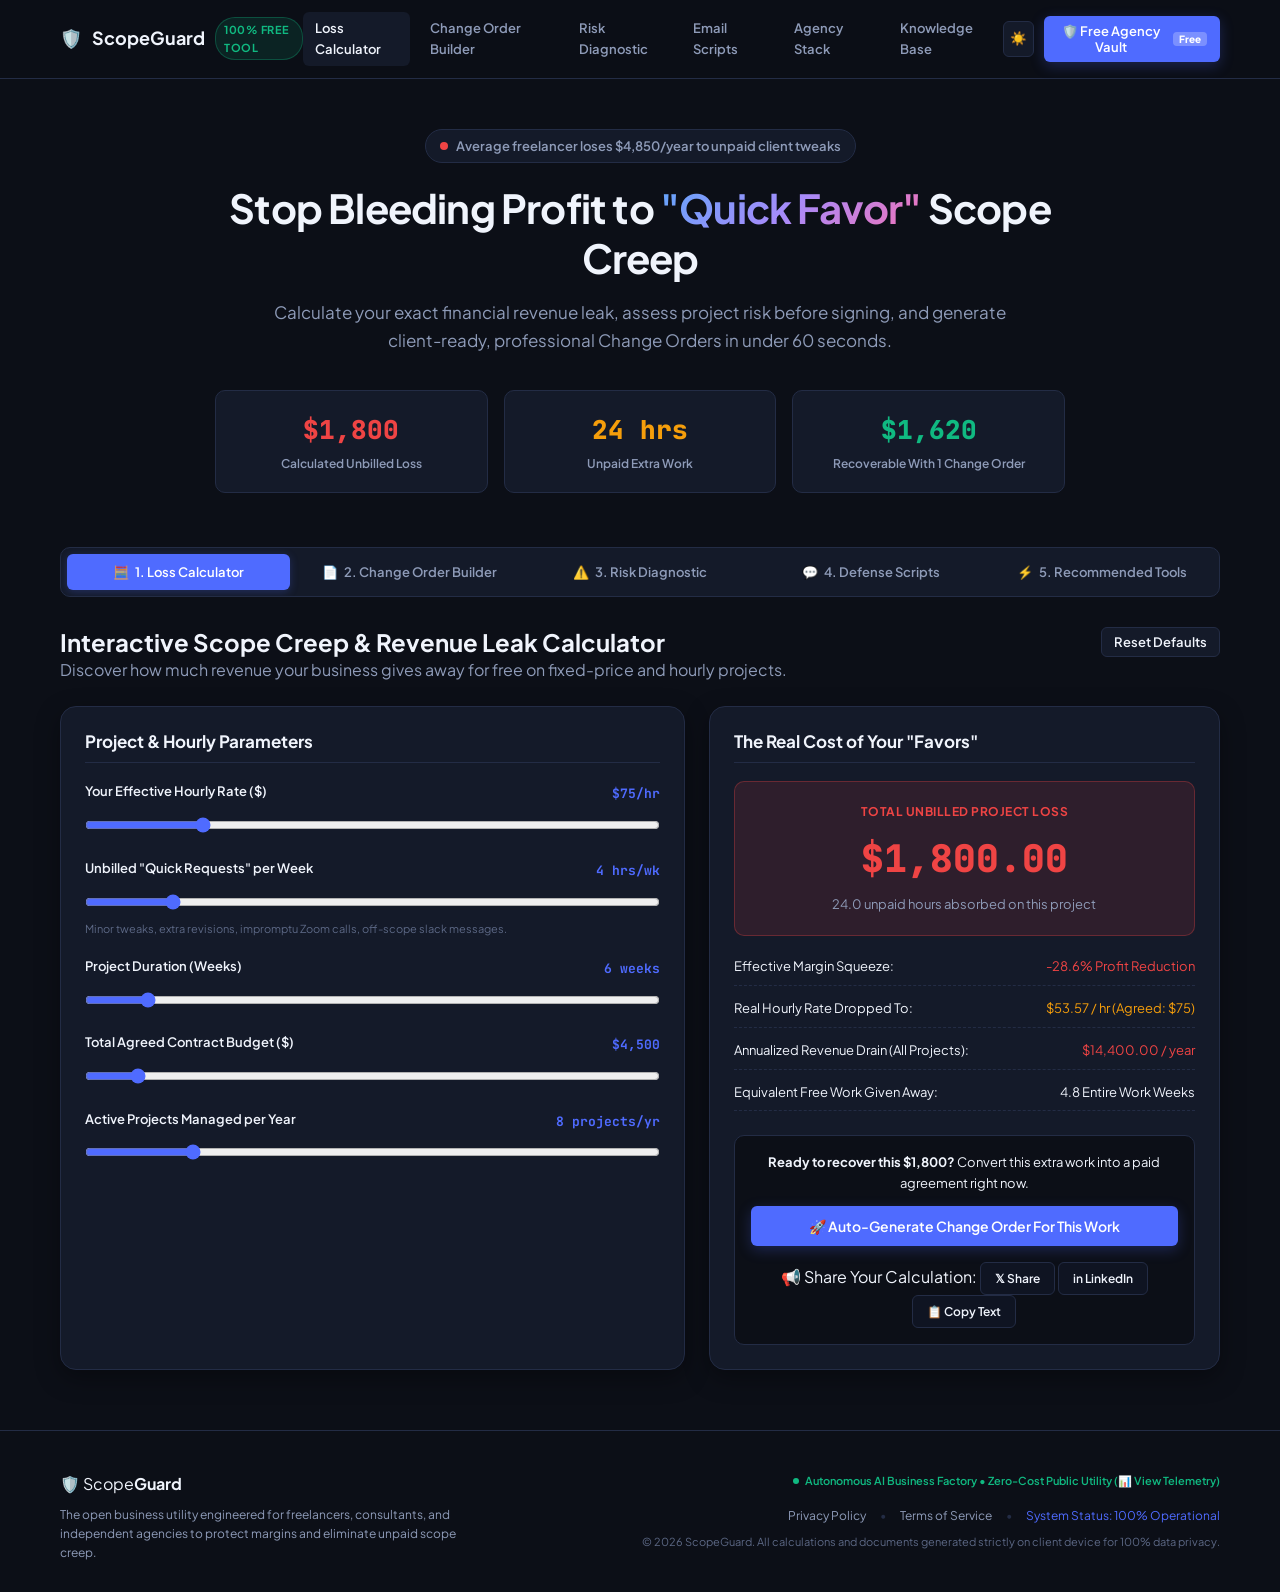
<file: index.html>
<!DOCTYPE html>
<html lang="en" data-theme="dark">
<head>
  <meta charset="UTF-8">
  <meta name="viewport" content="width=device-width, initial-scale=1.0">
  <title>ScopeGuard — Scope Creep Calculator & Change Order Protection Engine</title>
  <meta name="description" content="Calculate your unbilled scope creep loss, assess project risk, and generate client-ready Change Orders in seconds. The #1 free tool for freelancers, consultants, and digital agencies.">
  <meta name="keywords" content="scope creep calculator, freelance change order template, out of scope billing, client contract risk, agency profit protection">
  <meta name="author" content="Autonomous AI Business Factory">

  <!-- OpenGraph / Social Meta Tags -->
  <meta property="og:type" content="website">
  <meta property="og:title" content="ScopeGuard — Stop Bleeding Revenue to Scope Creep">
  <meta property="og:description" content="Calculate your unbilled financial loss and generate legally sound Change Orders instantly. Built for freelancers and agencies.">
  <meta property="og:url" content="https://scopeguard.app/">
  <meta property="og:image" content="https://scopeguard.app/og-image.png">
  <meta property="og:image:secure_url" content="https://scopeguard.app/og-image.png">
  <meta property="og:image:width" content="1200">
  <meta property="og:image:height" content="630">
  <meta property="og:image:alt" content="ScopeGuard - Scope Creep Calculator and Change Order Protection Engine for Freelancers">
  <meta property="og:site_name" content="ScopeGuard">
  <meta property="og:locale" content="en_US">

  <!-- Twitter / X Card Meta Tags -->
  <meta name="twitter:card" content="summary_large_image">
  <meta name="twitter:title" content="ScopeGuard — Stop Bleeding Revenue to Scope Creep">
  <meta name="twitter:description" content="Calculate your unbilled scope creep financial loss and generate client-ready legal Change Orders in seconds. 100% free for freelancers and agencies.">
  <meta name="twitter:image" content="https://scopeguard.app/og-image.png">
  <meta name="twitter:image:alt" content="ScopeGuard - Scope Creep Calculator Dashboard Preview">
  <meta name="twitter:site" content="@scopeguard">
  <meta name="twitter:creator" content="@scopeguard">

  <!-- Canonical, Hreflang & PWA/Mobile Theme -->
  <link rel="canonical" href="https://scopeguard.app/">
  <link rel="alternate" hreflang="en" href="https://scopeguard.app/">
  <link rel="alternate" hreflang="x-default" href="https://scopeguard.app/">
  <meta name="theme-color" content="#0c0f17">

  <!-- SVG Favicon Data URI (Shield Icon) -->
  <link rel="icon" type="image/svg+xml" href="data:image/svg+xml,<svg xmlns='http://www.w3.org/2000/svg' viewBox='0 0 24 24' fill='%236366f1'><path d='M12 1L3 5v6c0 5.55 3.84 10.74 9 12 5.16-1.26 9-6.45 9-12V5l-9-4zm0 10.99h7c-.53 4.12-3.28 7.79-7 8.94V12H5V6.3l7-3.11v8.8z'/></svg>">

  <!-- Schema.org Structured Data (WebApplication, SoftwareApplication, HowTo, FAQPage, BreadcrumbList) -->
  <script type="application/ld+json">
  {
    "@context": "https://schema.org",
    "@graph": [
      {
        "@type": "WebApplication",
        "@id": "https://scopeguard.app/#webapp",
        "name": "ScopeGuard",
        "alternateName": "Scope Creep Calculator",
        "url": "https://scopeguard.app/",
        "applicationCategory": "BusinessApplication",
        "applicationSubCategory": "Project Management Tool",
        "operatingSystem": "Any",
        "browserRequirements": "Requires JavaScript. Requires HTML5.",
        "offers": {
          "@type": "Offer",
          "price": "0",
          "priceCurrency": "USD",
          "availability": "https://schema.org/InStock"
        },
        "description": "Free scope creep loss calculator, project risk diagnostic, and automated freelance change order generator. Protect your agency margins with instant Change Order documents.",
        "featureList": [
          "Scope Creep Loss Calculator",
          "Change Order Builder",
          "Risk Diagnostic Quiz",
          "Email Defense Scripts",
          "Client-Side Privacy Processing"
        ],
        "screenshot": "https://scopeguard.app/og-image.png",
        "author": {
          "@type": "Organization",
          "name": "Autonomous AI Business Factory"
        },
        "datePublished": "2026-09-20",
        "inLanguage": "en-US"
      },
      {
        "@type": "SoftwareApplication",
        "@id": "https://scopeguard.app/#software",
        "name": "ScopeGuard Change Order Generator",
        "applicationCategory": "FinanceApplication",
        "operatingSystem": "Web Browser",
        "offers": {
          "@type": "Offer",
          "price": "0",
          "priceCurrency": "USD"
        },
        "aggregateRating": {
          "@type": "AggregateRating",
          "ratingValue": "4.8",
          "ratingCount": "127",
          "bestRating": "5",
          "worstRating": "1"
        },
        "softwareVersion": "1.0.0",
        "releaseNotes": "Initial public release with calculator, change order builder, and risk diagnostic."
      },
      {
        "@type": "HowTo",
        "@id": "https://scopeguard.app/#howto",
        "name": "How to Create a Freelance Change Order for Out-of-Scope Work",
        "description": "Step-by-step guide to generating a professional Change Order amendment for scope creep requests.",
        "totalTime": "PT2M",
        "step": [
          {
            "@type": "HowToStep",
            "position": 1,
            "name": "Calculate Scope Creep Loss",
            "text": "Use the Loss Calculator to determine unbilled hours and revenue drain from client requests.",
            "url": "https://scopeguard.app/#calculator"
          },
          {
            "@type": "HowToStep",
            "position": 2,
            "name": "Enter Client and Project Details",
            "text": "Input client name, project title, and change order reference number in the Builder.",
            "url": "https://scopeguard.app/#change-order"
          },
          {
            "@type": "HowToStep",
            "position": 3,
            "name": "Define Out-of-Scope Work",
            "text": "Describe the specific additional deliverables or features requested beyond the original SOW."
          },
          {
            "@type": "HowToStep",
            "position": 4,
            "name": "Set Pricing and Terms",
            "text": "Specify fixed fee or hourly billing, timeline extension, revision caps, and payment terms."
          },
          {
            "@type": "HowToStep",
            "position": 5,
            "name": "Generate and Export Document",
            "text": "Preview the live Change Order document and export as PDF, print, or copy as Markdown for client delivery."
          }
        ],
        "tool": {
          "@type": "HowToTool",
          "name": "ScopeGuard Change Order Builder"
        }
      },
      {
        "@type": "FAQPage",
        "@id": "https://scopeguard.app/#faq",
        "mainEntity": [
          {
            "@type": "Question",
            "name": "What is scope creep in freelance and agency projects?",
            "acceptedAnswer": {
              "@type": "Answer",
              "text": "Scope creep refers to unapproved, gradual expansions in project requirements, deliverables, or revision rounds beyond the original agreed Statement of Work (SOW) without a corresponding increase in budget or timeline."
            }
          },
          {
            "@type": "Question",
            "name": "How much does scope creep cost the average freelancer?",
            "acceptedAnswer": {
              "@type": "Answer",
              "text": "Industry data shows the average full-time freelancer loses $4,850 to $14,400 annually in unbilled hours absorbed as 'quick favors' and unpaid revision overruns."
            }
          },
          {
            "@type": "Question",
            "name": "What is a Change Order and why is it legally essential?",
            "acceptedAnswer": {
              "@type": "Answer",
              "text": "A Change Order is a formal written amendment to an existing contract specifying new deliverables, associated fees, timeline extensions, and payment terms, protecting both provider and client from scope disputes."
            }
          },
          {
            "@type": "Question",
            "name": "How do I tell a client their request is out of scope without offending them?",
            "acceptedAnswer": {
              "@type": "Answer",
              "text": "Validate their idea first, then provide two constructive options: queue the feature for Phase 2 post-launch, or execute a fast Change Order with defined pricing and timeline adjustments. This positions you as protecting their launch date rather than being difficult."
            }
          },
          {
            "@type": "Question",
            "name": "Does ScopeGuard store or upload my confidential client data?",
            "acceptedAnswer": {
              "@type": "Answer",
              "text": "No. ScopeGuard operates with 100% privacy-first client-side data processing. All calculations, client names, project specs, and generated documents execute exclusively in your browser's local memory with zero external transmission."
            }
          }
        ]
      },
      {
        "@type": "BreadcrumbList",
        "@id": "https://scopeguard.app/#breadcrumb",
        "itemListElement": [
          {
            "@type": "ListItem",
            "position": 1,
            "name": "Home",
            "item": "https://scopeguard.app/"
          },
          {
            "@type": "ListItem",
            "position": 2,
            "name": "Loss Calculator",
            "item": "https://scopeguard.app/#calculator"
          },
          {
            "@type": "ListItem",
            "position": 3,
            "name": "Change Order Builder",
            "item": "https://scopeguard.app/#change-order"
          },
          {
            "@type": "ListItem",
            "position": 4,
            "name": "Risk Diagnostic",
            "item": "https://scopeguard.app/#risk-quiz"
          },
          {
            "@type": "ListItem",
            "position": 5,
            "name": "Email Scripts",
            "item": "https://scopeguard.app/#scripts"
          },
          {
            "@type": "ListItem",
            "position": 6,
            "name": "Agency Stack",
            "item": "https://scopeguard.app/#toolkit"
          },
          {
            "@type": "ListItem",
            "position": 7,
            "name": "Knowledge Base",
            "item": "https://scopeguard.app/#knowledge-base"
          }
        ]
      }
    ]
  }
  </script>

  <link rel="stylesheet" href="styles.css">
  <link rel="preconnect" href="https://fonts.googleapis.com">
  <link rel="preconnect" href="https://fonts.gstatic.com" crossorigin>
  <link href="https://fonts.googleapis.com/css2?family=Plus+Jakarta+Sans:wght@400;500;600;700;800&family=JetBrains+Mono:wght@400;500;600&display=swap" rel="stylesheet">
</head>
<body>

  <!-- Navigation Bar -->
  <nav class="navbar">
    <div class="nav-container">
      <div class="nav-brand">
        <span class="brand-icon">🛡️</span>
        <span class="brand-name">Scope<strong>Guard</strong></span>
        <span class="badge badge-free">100% Free Tool</span>
      </div>

      <div class="nav-links">
        <a href="#calculator" class="nav-link active" data-tab="calc-view">Loss Calculator</a>
        <a href="#change-order" class="nav-link" data-tab="co-view">Change Order Builder</a>
        <a href="#risk-quiz" class="nav-link" data-tab="quiz-view">Risk Diagnostic</a>
        <a href="#scripts" class="nav-link" data-tab="scripts-view">Email Scripts</a>
        <a href="#toolkit" class="nav-link" data-tab="affiliate-view">Agency Stack</a>
        <a href="#knowledge-base" class="nav-link">Knowledge Base</a>
      </div>

      <div class="nav-actions">
        <button id="theme-toggle" class="btn-icon" title="Toggle Theme" aria-label="Toggle Theme">
          <span class="theme-icon">🌙</span>
        </button>
        <button class="btn btn-primary btn-sm" onclick="openVaultModal()">
          <span>🛡️ Free Agency Vault</span>
          <span class="hot-tag" style="background:rgba(255,255,255,0.25); color:#fff; font-size:10px;">Free</span>
        </button>
      </div>
    </div>
  </nav>

  <!-- Hero Header -->
  <header class="hero-section">
    <div class="container hero-content">
      <div class="hero-badge">
        <span class="pulse-dot"></span>
        <span>Average freelancer loses $4,850/year to unpaid client tweaks</span>
      </div>
      <h1 class="hero-title">
        Stop Bleeding Profit to <span class="gradient-text">"Quick Favor"</span> Scope Creep
      </h1>
      <p class="hero-subtitle">
        Calculate your exact financial revenue leak, assess project risk before signing, and generate client-ready, professional Change Orders in under 60 seconds.
      </p>

      <!-- Key Metric Highlights -->
      <div class="hero-stats-grid">
        <div class="stat-card">
          <div class="stat-num text-danger" id="hero-stat-loss">$0</div>
          <div class="stat-label">Calculated Unbilled Loss</div>
        </div>
        <div class="stat-card">
          <div class="stat-num text-warning" id="hero-stat-hours">0 hrs</div>
          <div class="stat-label">Unpaid Extra Work</div>
        </div>
        <div class="stat-card">
          <div class="stat-num text-success" id="hero-stat-recovered">$0</div>
          <div class="stat-label">Recoverable With 1 Change Order</div>
        </div>
      </div>
    </div>
  </header>

  <!-- Main Application Container -->
  <main class="container main-content">

    <!-- Tab Navigation Bar for Mobile & Quick Switch -->
    <div class="tab-switcher">
      <button class="tab-btn active" onclick="switchView('calc-view')">
        <span class="tab-icon">🧮</span> 1. Loss Calculator
      </button>
      <button class="tab-btn" onclick="switchView('co-view')">
        <span class="tab-icon">📄</span> 2. Change Order Builder
      </button>
      <button class="tab-btn" onclick="switchView('quiz-view')">
        <span class="tab-icon">⚠️</span> 3. Risk Diagnostic
      </button>
      <button class="tab-btn" onclick="switchView('scripts-view')">
        <span class="tab-icon">💬</span> 4. Defense Scripts
      </button>
      <button class="tab-btn" onclick="switchView('affiliate-view')">
        <span class="tab-icon">⚡</span> 5. Recommended Tools
      </button>
    </div>

    <!-- VIEW 1: SCOPE CREEP LOSS CALCULATOR -->
    <section id="calc-view" class="view-panel active">
      <div class="panel-header">
        <div>
          <h2>Interactive Scope Creep & Revenue Leak Calculator</h2>
          <p class="text-muted">Discover how much revenue your business gives away for free on fixed-price and hourly projects.</p>
        </div>
        <button class="btn btn-secondary btn-sm" onclick="resetCalculator()">Reset Defaults</button>
      </div>

      <div class="calc-grid">
        <!-- Input Form Column -->
        <div class="card card-inputs">
          <h3 class="card-title">Project & Hourly Parameters</h3>

          <div class="form-group">
            <div class="label-row">
              <label for="calc-hourly-rate">Your Effective Hourly Rate ($)</label>
              <span class="slider-value" id="val-hourly-rate">$75/hr</span>
            </div>
            <input type="range" id="calc-hourly-rate" min="20" max="300" step="5" value="75">
          </div>

          <div class="form-group">
            <div class="label-row">
              <label for="calc-unbilled-hours">Unbilled "Quick Requests" per Week</label>
              <span class="slider-value" id="val-unbilled-hours">4.0 hrs/wk</span>
            </div>
            <input type="range" id="calc-unbilled-hours" min="0.5" max="25" step="0.5" value="4">
            <small class="form-hint">Minor tweaks, extra revisions, impromptu Zoom calls, off-scope slack messages.</small>
          </div>

          <div class="form-group">
            <div class="label-row">
              <label for="calc-project-weeks">Project Duration (Weeks)</label>
              <span class="slider-value" id="val-project-weeks">6 weeks</span>
            </div>
            <input type="range" id="calc-project-weeks" min="1" max="52" step="1" value="6">
          </div>

          <div class="form-group">
            <div class="label-row">
              <label for="calc-contract-value">Total Agreed Contract Budget ($)</label>
              <span class="slider-value" id="val-contract-value">$4,500</span>
            </div>
            <input type="range" id="calc-contract-value" min="500" max="50000" step="250" value="4500">
          </div>

          <div class="form-group">
            <div class="label-row">
              <label for="calc-annual-projects">Active Projects Managed per Year</label>
              <span class="slider-value" id="val-annual-projects">8 projects/yr</span>
            </div>
            <input type="range" id="calc-annual-projects" min="1" max="40" step="1" value="8">
          </div>
        </div>

        <!-- Output Analytics Column -->
        <div class="card card-results">
          <h3 class="card-title">The Real Cost of Your "Favors"</h3>

          <div class="results-banner danger-banner">
            <div class="banner-tag">Total Unbilled Project Loss</div>
            <div class="banner-amount" id="res-project-loss">$1,800.00</div>
            <div class="banner-subtext" id="res-hours-wasted">24 unpaid hours absorbed on this project</div>
          </div>

          <div class="metric-breakdown-list">
            <div class="metric-row">
              <span class="metric-name">Effective Margin Squeeze:</span>
              <span class="metric-val text-danger" id="res-margin-squeeze">-28.6% Profit Reduction</span>
            </div>
            <div class="metric-row">
              <span class="metric-name">Real Hourly Rate Dropped To:</span>
              <span class="metric-val text-warning" id="res-real-rate">$53.57 / hr (Agreed: $75)</span>
            </div>
            <div class="metric-row">
              <span class="metric-name">Annualized Revenue Drain (All Projects):</span>
              <span class="metric-val text-danger" id="res-annual-leak">$14,400.00 / year</span>
            </div>
            <div class="metric-row">
              <span class="metric-name">Equivalent Free Work Given Away:</span>
              <span class="metric-val" id="res-free-weeks">4.8 Entire Work Weeks</span>
            </div>
          </div>

          <!-- Contextual Loss-Based Recommendation Alert (Triggered when projectLoss >= $5,000) -->
          <div id="loss-recommendation-alert" class="loss-alert-card" style="display: none; opacity: 0; margin-top: 16px;">
            <div class="alert-icon">⚠️</div>
            <div class="alert-content">
              <div class="alert-title">Critical Revenue Alert: <span id="alert-loss-amount">$0</span> at Risk</div>
              <div class="alert-body">
                Your calculated project loss exceeds <strong>$5,000</strong>. At this scale, manual tracking fails. You urgently need automated time-tracking and legally binding electronic signatures to protect your margins.
              </div>
              <div class="alert-actions">
                <button class="btn btn-primary btn-sm" onclick="scrollToCategory('time-tracking')">View Recommended Protection Stack →</button>
                <button class="btn btn-secondary btn-sm" onclick="dismissLossAlert()">Dismiss</button>
              </div>
            </div>
          </div>

          <div class="action-box">
            <p><strong>Ready to recover this $1,800?</strong> Convert this extra work into a paid agreement right now.</p>
            <button class="btn btn-primary btn-block" onclick="transferToChangeOrder()">
              🚀 Auto-Generate Change Order For This Work
            </button>
            <div class="viral-share-row mt-3">
              <span class="share-label">📢 Share Your Calculation:</span>
              <button class="btn btn-share btn-sm" onclick="shareCalculation('twitter')" title="Share on X / Twitter">
                𝕏 Share
              </button>
              <button class="btn btn-share btn-sm" onclick="shareCalculation('linkedin')" title="Share on LinkedIn">
                in LinkedIn
              </button>
              <button class="btn btn-share btn-sm" onclick="shareCalculation('copy')" title="Copy Loss Summary">
                📋 Copy Text
              </button>
            </div>
          </div>
        </div>
      </div>
    </section>

    <!-- VIEW 2: CHANGE ORDER BUILDER -->
    <section id="co-view" class="view-panel">
      <div class="panel-header">
        <div>
          <h2>Client-Ready Change Order & Amendment Generator</h2>
          <p class="text-muted">Formalize out-of-scope requests in 60 seconds with clear pricing, revision caps, and timeline adjustments.</p>
        </div>
        <div class="btn-group">
          <button class="btn btn-secondary btn-sm" onclick="saveDraftJSON()" title="Export JSON Draft">💾 Save Draft</button>
          <button class="btn btn-secondary btn-sm" onclick="triggerLoadDraftJSON()" title="Load JSON Draft">📂 Load Draft</button>
          <input type="file" id="draft-file-input" accept=".json" style="display:none" aria-label="Upload Change Order JSON draft" onchange="handleDraftFileSelect(event)">
          <button class="btn btn-secondary btn-sm" onclick="loadSampleChangeOrder()">Sample Data</button>
          <button class="btn btn-secondary btn-sm" onclick="clearChangeOrderForm()">Clear</button>
        </div>
      </div>

      <!-- Quick-Load Industry Templates Selector -->
      <div id="industry-template-selector" style="margin-bottom: 24px;"></div>

      <div class="builder-layout">
        <!-- Form Inputs -->
        <div class="card builder-form">
          <h3 class="card-title">1. Agreement & Client Metadata</h3>

          <div class="grid-2">
            <div class="form-group">
              <label for="co-client-name">Client Name / Company *</label>
              <input type="text" id="co-client-name" placeholder="e.g. Apex Digital Ltd. / Sarah Jenkins" required>
            </div>
            <div class="form-group">
              <label for="co-provider-name">Your Business / Freelancer Name *</label>
              <input type="text" id="co-provider-name" placeholder="e.g. Shezi Studio / John Doe" required>
            </div>
          </div>

          <div class="grid-3">
            <div class="form-group">
              <label for="co-project-title">Project Name *</label>
              <input type="text" id="co-project-title" placeholder="e.g. Custom Shopify Redesign">
            </div>
            <div class="form-group">
              <label for="co-number">Change Order #</label>
              <input type="text" id="co-number" value="CO-001">
            </div>
            <div class="form-group">
              <label for="co-date">Effective Date</label>
              <input type="date" id="co-date">
            </div>
          </div>

          <h3 class="card-title mt-4">2. Requested Out-of-Scope Scope Details</h3>

          <div class="form-group">
            <label for="co-scope-desc">Scope Description (Exact Extra Features or Tasks Requested) *</label>
            <textarea id="co-scope-desc" rows="3" placeholder="Describe the out-of-scope deliverable clearly (e.g. Integration of multi-currency checkout gateway, custom tax calculator module, and 3 additional animated landing page sections not in original Statement of Work)."></textarea>
          </div>

          <div class="grid-3">
            <div class="form-group">
              <label for="co-fee-type">Billing Method</label>
              <select id="co-fee-type" onchange="toggleFeeInputs()">
                <option value="fixed">Fixed Price Lump-Sum</option>
                <option value="hourly">Hourly Billing with Cap</option>
              </select>
            </div>
            <div class="form-group" id="group-fixed-fee">
              <label for="co-fixed-amount">Additional Fee ($ USD) *</label>
              <input type="number" id="co-fixed-amount" value="850" min="0" step="50">
            </div>
            <div class="form-group" id="group-hourly-rate" style="display:none;">
              <label for="co-rate-amount">Rate ($/hr) × Hours Est.</label>
              <div class="inline-inputs">
                <input type="number" id="co-hourly-rate" placeholder="Rate ($)" value="85" style="width: 50%;">
                <input type="number" id="co-estimated-hours" placeholder="Hours" value="10" style="width: 50%;">
              </div>
            </div>
            <div class="form-group">
              <label for="co-timeline-extension">Timeline Extension (Days)</label>
              <input type="number" id="co-timeline-extension" value="5" min="0" placeholder="e.g. 5 business days">
            </div>
          </div>

          <div class="grid-2">
            <div class="form-group">
              <label for="co-revision-cap">Revision Rounds Included</label>
              <select id="co-revision-cap">
                <option value="1 round of minor revisions">1 round of minor revisions</option>
                <option value="2 rounds of consolidated revisions" selected>2 rounds of consolidated revisions</option>
                <option value="0 (Additional revisions billed at standard hourly rate)">Strictly 0 (Further changes billable)</option>
              </select>
            </div>
            <div class="form-group">
              <label for="co-payment-terms">Payment Milestone</label>
              <select id="co-payment-terms">
                <option value="100% upfront prior to commencing out-of-scope work">100% upfront prior to commencing</option>
                <option value="50% deposit upfront, 50% upon deliverable completion" selected>50% deposit upfront, 50% on delivery</option>
                <option value="Added to the next scheduled milestone invoice">Added to next milestone invoice</option>
              </select>
            </div>
          </div>

          <div class="form-group">
            <label for="co-special-notes">Protective Clauses & Dependencies</label>
            <textarea id="co-special-notes" rows="2" placeholder="e.g. Work will initiate upon client delivery of API credentials and deposit clearance. Any delays in client feedback extend deadline by equivalent business days."></textarea>
          </div>

          <div class="btn-cluster mt-3">
            <button class="btn btn-primary" onclick="updateChangeOrderPreview()">
              🔄 Refresh Preview
            </button>
            <button class="btn btn-success" onclick="printChangeOrder()">
              🖨️ Print / Save Clean PDF
            </button>
            <button class="btn btn-secondary" onclick="copyMarkdownDocument()">
              📋 Copy Markdown
            </button>
          </div>
        </div>

        <!-- Live Document Preview -->
        <div class="card builder-preview">
          <div class="preview-toolbar">
            <span class="preview-badge">Live Document Output</span>
            <div class="toolbar-btns">
              <button class="btn btn-xs btn-outline" onclick="copyChangeOrderText()">Copy Plain Text</button>
            </div>
          </div>

          <!-- Printable Document Container -->
          <div class="document-sheet" id="printable-change-order">
            <div class="doc-header">
              <div class="doc-title-box">
                <h1 class="doc-main-title">CHANGE ORDER AMENDMENT</h1>
                <div class="doc-sub-num" id="doc-out-number">Reference: CO-001</div>
              </div>
              <div class="doc-meta-box">
                <div><strong>Date:</strong> <span id="doc-out-date">September 21, 2026</span></div>
                <div><strong>Status:</strong> <span class="doc-status">PENDING WRITTEN AUTHORIZATION</span></div>
              </div>
            </div>

            <hr class="doc-divider">

            <div class="doc-parties-grid">
              <div class="doc-party-card">
                <div class="doc-party-label">CLIENT / REQUESTER:</div>
                <div class="doc-party-val" id="doc-out-client">Apex Digital Ltd.</div>
              </div>
              <div class="doc-party-card">
                <div class="doc-party-label">SERVICE PROVIDER / CONTRACTOR:</div>
                <div class="doc-party-val" id="doc-out-provider">Shezi Studio</div>
              </div>
            </div>

            <div class="doc-section">
              <div class="doc-section-title">1. ORIGINAL CONTRACT REFERENCE</div>
              <div class="doc-section-body" id="doc-out-project">
                This Change Order amends the original Master Services Agreement / Statement of Work for: <strong>Custom Shopify Redesign</strong>.
              </div>
            </div>

            <div class="doc-section">
              <div class="doc-section-title">2. DETAILED SCOPE OF ADDITIONAL WORK</div>
              <div class="doc-section-body doc-highlight-box" id="doc-out-scope">
                Integration of multi-currency checkout gateway, custom tax calculator module, and 3 additional animated landing page sections not in original Statement of Work.
              </div>
            </div>

            <div class="doc-section">
              <div class="doc-section-title">3. COMMERCIAL & TIMELINE TERMS</div>
              <table class="doc-table">
                <thead>
                  <tr>
                    <th>Commercial Item</th>
                    <th>Specification / Value</th>
                  </tr>
                </thead>
                <tbody>
                  <tr>
                    <td><strong>Additional Compensation:</strong></td>
                    <td id="doc-out-fee" class="text-bold text-success">$850.00 USD (Fixed Lump-Sum)</td>
                  </tr>
                  <tr>
                    <td><strong>Payment Terms:</strong></td>
                    <td id="doc-out-payment">50% deposit upfront, 50% upon deliverable completion</td>
                  </tr>
                  <tr>
                    <td><strong>Timeline Adjustment:</strong></td>
                    <td id="doc-out-timeline">+5 business days added to original milestone completion date</td>
                  </tr>
                  <tr>
                    <td><strong>Included Revisions:</strong></td>
                    <td id="doc-out-revisions">2 rounds of consolidated revisions</td>
                  </tr>
                </tbody>
              </table>
            </div>

            <div class="doc-section">
              <div class="doc-section-title">4. TERMS & DEPENDENCY CLAUSES</div>
              <div class="doc-terms-legal" id="doc-out-terms">
                1. Work on this amendment shall commence solely upon receipt of written sign-off and required deposit.<br>
                2. All terms, intellectual property covenants, and liabilities established in the primary agreement remain in full effect.<br>
                3. Delays in client feedback, assets, or third-party API credentials will adjust final delivery by an equal duration.<br>
                <span id="doc-out-special-note"></span>
              </div>
            </div>

            <div class="doc-signatures">
              <div class="signature-block">
                <div class="sig-line"></div>
                <div class="sig-caption">Authorized Client Signature</div>
                <div class="sig-name" id="doc-sig-client">Name: ______________________</div>
                <div class="sig-date">Date: ______________________</div>
              </div>
              <div class="signature-block">
                <div class="sig-line"></div>
                <div class="sig-caption">Authorized Contractor Signature</div>
                <div class="sig-name" id="doc-sig-provider">Name: ______________________</div>
                <div class="sig-date">Date: ______________________</div>
              </div>
            </div>

            <div class="doc-footer">
              Generated securely via ScopeGuard Engine • Document Hash: SG-<span id="doc-hash">894F2</span>
            </div>
          </div>
        </div>
      </div>
    </section>

    <!-- VIEW 3: SCOPE CREEP RISK ASSESSMENT DIAGNOSTIC -->
    <section id="quiz-view" class="view-panel">
      <div class="panel-header">
        <div>
          <h2>Project Scope Risk Diagnostic (Pre-Signing Audit)</h2>
          <p class="text-muted">Evaluate any prospective client project before signing a contract.</p>
        </div>
        <div class="risk-diagnostic-toggle-group">
          <button class="btn btn-secondary btn-sm risk-toggle-btn active" onclick="toggleRiskDiagnosticVersion('legacy')">8-Question Quiz (Legacy)</button>
          <button class="btn btn-secondary btn-sm risk-toggle-btn" onclick="toggleRiskDiagnosticVersion('v2')">12-Dimension Analysis (v2.0)</button>
        </div>
      </div>

      <!-- Legacy 8-Question Quiz -->
      <div id="legacy-quiz-container" class="quiz-container card">
        <div class="quiz-questions" id="quiz-questions-box">
          <!-- Dynamically injected via JS -->
        </div>

        <div class="quiz-results-card" id="quiz-results-box" style="display:none;">
          <div class="risk-meter-wrapper">
            <div class="risk-score-circle" id="risk-score-badge">
              <span class="risk-number" id="quiz-score-val">0</span>
              <span class="risk-total">/ 100</span>
            </div>
            <div class="risk-verdict-content">
              <h3 id="quiz-verdict-title">Risk Assessment Pending</h3>
              <p id="quiz-verdict-desc" class="text-muted"></p>
            </div>
          </div>

          <div class="actionable-clauses-box mt-4">
            <h4>Recommended Protective Clauses to Insert in Your Contract:</h4>
            <ul id="quiz-clauses-list" class="clauses-list"></ul>
          </div>

          <button class="btn btn-primary mt-3" onclick="loadQuizClausesToChangeOrder()">
            📄 Pre-fill Change Order Builder with These Safeguards
          </button>
        </div>
      </div>

      <!-- v2.0 12-Dimension Risk Diagnostic -->
      <div id="v2-diagnostic-container" class="card" style="display:none;">
        <div id="risk-diagnostic-v2-container">
          <!-- Dynamically rendered by risk-diagnostic-v2.js -->
        </div>
      </div>
    </section>

    <!-- VIEW 4: BATTLE-TESTED SCOPE DEFENSE EMAIL SCRIPTS -->
    <section id="scripts-view" class="view-panel">
      <div class="panel-header">
        <div>
          <h2>Battle-Tested Scope Defense Email Scripts</h2>
          <p class="text-muted">Word-for-word tactical responses for turning out-of-scope requests into paid opportunities without alienating the client.</p>
        </div>
      </div>

      <div class="scripts-grid" id="scripts-catalog">
        <!-- Script 1 -->
        <div class="card script-card">
          <div class="script-header">
            <span class="script-tag tag-standard">Scenario 1</span>
            <h3>"Can you just quickly add this small feature?"</h3>
          </div>
          <p class="script-context">Use when a client slips in extra deliverables mid-project under the guise of a "quick tweak".</p>
          <div class="script-body" id="script-text-1">
Hi [Client Name],

Thanks for sending this over! That feature would definitely add great value to the project.

Because this falls outside our original Statement of Work (which is focused on [Core Deliverable]), we have two straightforward paths forward:

1. **Include it in Phase 2:** We keep our current launch date intact, finish the agreed deliverables, and queue this up immediately as our next sprint.
2. **Execute a Change Order now:** We can add this into our current milestone right away for an additional [Amount, e.g. $650] and a [Number, e.g. 3-day] timeline extension.

Let me know which option aligns best with your launch schedule, and I'll send over the details!

Best regards,
[Your Name]
          </div>
          <button class="btn btn-secondary btn-sm btn-block" onclick="copyScript('script-text-1')">📋 Copy Script to Clipboard</button>
        </div>

        <!-- Script 2 -->
        <div class="card script-card">
          <div class="script-header">
            <span class="script-tag tag-warning">Scenario 2</span>
            <h3>"We've exceeded the agreed revision limit"</h3>
          </div>
          <p class="script-context">Use when a client requests round 4 or 5 of feedback when the contract specified 2 rounds.</p>
          <div class="script-body" id="script-text-2">
Hi [Client Name],

I've reviewed the latest feedback round. We've now completed the [Number, e.g. 2] revision rounds included in our project agreement.

To make sure we get every remaining refinement exactly right without delaying the final release, I can execute these additional edits at our standard hourly rate of [$XX/hr] (estimated at [X] hours), or as a fixed refinement sprint for [$XXX].

Please let me know if you'd like me to proceed with these updates under this arrangement!

Best regards,
[Your Name]
          </div>
          <button class="btn btn-secondary btn-sm btn-block" onclick="copyScript('script-text-2')">📋 Copy Script to Clipboard</button>
        </div>

        <!-- Script 3 -->
        <div class="card script-card">
          <div class="script-header">
            <span class="script-tag tag-danger">Scenario 3</span>
            <h3>"A new stakeholder joined and wants changes"</h3>
          </div>
          <p class="script-context">Use when a new executive or manager enters mid-project and tries to overhaul approved work.</p>
          <div class="script-body" id="script-text-3">
Hi [Client Name],

It's great to have [Stakeholder Name]'s input on the project.

Since the previous milestone was formally approved on [Date], incorporating these new directional changes will require revisiting finalized architecture.

I've drafted a streamlined Change Order outlining the required hours ([X] hours / [$XXX]) and timeline impact ([X] days) to incorporate [Stakeholder Name]'s requests without compromising build quality.

I've attached the Change Order for your review—once signed, we will integrate these updates immediately.

Best regards,
[Your Name]
          </div>
          <button class="btn btn-secondary btn-sm btn-block" onclick="copyScript('script-text-3')">📋 Copy Script to Clipboard</button>
        </div>

        <!-- Script 4 -->
        <div class="card script-card">
          <div class="script-header">
            <span class="script-tag tag-success">Scenario 4</span>
            <h3>"Polite pre-project scope boundary reminder"</h3>
          </div>
          <p class="script-context">Include with your project kickoff email to set crystal-clear expectations early.</p>
          <div class="script-body" id="script-text-4">
Hi [Client Name],

We're thrilled to kick off [Project Name]!

To guarantee we hit our launch deadline of [Date] on budget, our team works strictly within the agreed Statement of Work. If any new creative ideas or feature requests pop up during the build (which happens often!), we'll capture them in our "Phase 2 Backlog" or provide an immediate Change Order estimate so you always maintain complete control over budget and timeline.

Looking forward to building something extraordinary together!

Best regards,
[Your Name]
          </div>
          <button class="btn btn-secondary btn-sm btn-block" onclick="copyScript('script-text-4')">📋 Copy Script to Clipboard</button>
        </div>

        <!-- Script 5 -->
        <div class="card script-card">
          <div class="script-header">
            <span class="script-tag tag-warning">Scenario 5</span>
            <h3>"Client requests an urgent rush turnaround"</h3>
          </div>
          <p class="script-context">Use when a client demands weekend work or pulls an agreed 2-week deadline into 48 hours.</p>
          <div class="script-body" id="script-text-5">
Hi [Client Name],

I understand this deliverable has become time-critical on your end.

To pull this completion date forward from [Original Date] to [Requested Rush Date], our team will need to reallocate dedicated sprint capacity and work overtime hours over the next [X days / weekend].

We can accommodate this expedited schedule under our standard 30% Rush Acceleration Fee of [$XXX], bringing the milestone total to [$XXX].

If you would like us to prioritize this immediately, please reply with approval and I will lock in the team's schedule today!

Best regards,
[Your Name]
          </div>
          <button class="btn btn-secondary btn-sm btn-block" onclick="copyScript('script-text-5')">📋 Copy Script to Clipboard</button>
        </div>

        <!-- Script 6 -->
        <div class="card script-card">
          <div class="script-header">
            <span class="script-tag tag-danger">Scenario 6</span>
            <h3>"Client was unresponsive for weeks, now wants instant restart"</h3>
          </div>
          <p class="script-context">Use when a stalled project suddenly wakes up after months of client silence and expects immediate delivery.</p>
          <div class="script-body" id="script-text-6">
Hi [Client Name],

Great to hear from you! Glad to see things are moving forward again.

Because the project was placed on hold since [Date] (surpassing our standard 30-day inactivity threshold), our team had to reassign production resources to active client queues.

To remobilize development and re-audit the code and environment status, we will apply our standard Project Reactivation Surcharge of [$XXX]. We can schedule your project into our upcoming production slot starting on [New Start Date] with an updated delivery date of [New Launch Date].

Please review and confirm if this timeline works for your team so we can formalize the sprint schedule!

Best regards,
[Your Name]
          </div>
          <button class="btn btn-secondary btn-sm btn-block" onclick="copyScript('script-text-6')">📋 Copy Script to Clipboard</button>
        </div>
      </div>
    </section>

    <!-- VIEW 5: CURATED AFFILIATE TOOLKIT & MONETIZATION -->
    <section id="affiliate-view" class="view-panel">
      <div class="panel-header">
        <div>
          <h2>Recommended Stack for Bulletproof Freelancers & Agencies</h2>
          <p class="text-muted">Handpicked, verified platforms for automated invoicing, legally binding electronic signatures, and time tracking.</p>
        </div>
      </div>

      <!-- FTC Compliance & Editorial Standards Banner -->
      <div class="ftc-disclosure-banner">
        <div class="disclosure-icon">⚖️</div>
        <div class="disclosure-text">
          <strong>FTC Compliance & Editorial Transparency:</strong> ScopeGuard recommends independent third-party software products based on rigor, user utility, and workflow integration. When you click our partner links to create an account or purchase a subscription, ScopeGuard may receive affiliate compensation at zero additional cost to you. We only recommend tools that directly resolve revenue leakage, out-of-scope disputes, and contract management overhead.
        </div>
      </div>

      <!-- 4-Pillar Freelance & Agency Productivity Stack -->
      <div class="toolkit-pillars-grid">
        <div class="pillar-category" id="category-time-tracking" onclick="scrollToCategory('time-tracking')" style="cursor: pointer;">
          <div class="pillar-header">
            <span class="pillar-icon">⏱️</span>
            <h4 class="pillar-title">1. Time & Leak Tracking</h4>
          </div>
          <p class="pillar-desc">Capture every unbilled client tweak, Slack message, and emergency Zoom consultation with proof logs.</p>
        </div>

        <div class="pillar-category" id="category-contracts" onclick="scrollToCategory('contracts')" style="cursor: pointer;">
          <div class="pillar-header">
            <span class="pillar-icon">📜</span>
            <h4 class="pillar-title">2. Contracts & OS</h4>
          </div>
          <p class="pillar-desc">Ironclad master service agreements, automated milestone billing, and lawyer-vetted freelance terms.</p>
        </div>

        <div class="pillar-category" id="category-esign" onclick="scrollToCategory('esign')" style="cursor: pointer;">
          <div class="pillar-header">
            <span class="pillar-icon">✍️</span>
            <h4 class="pillar-title">3. E-Signatures</h4>
          </div>
          <p class="pillar-desc">ESIGN and UETA legally binding audit trails for Change Order authorization before extra work starts.</p>
        </div>

        <div class="pillar-category" id="category-proposals" onclick="scrollToCategory('proposals')" style="cursor: pointer;">
          <div class="pillar-header">
            <span class="pillar-icon">💳</span>
            <h4 class="pillar-title">4. Invoicing & Billing</h4>
          </div>
          <p class="pillar-desc">Instant 1-click Change Order payment links, auto-reconciliation, and multi-currency payment gates.</p>
        </div>
      </div>

      <!-- Enhanced Tools Grid -->
      <div class="tools-grid">
        <!-- Stripe -->
        <div class="tool-card" id="tool-stripe">
          <div class="tool-badge">Essential Invoicing & Payments</div>
          <h3>Stripe Invoicing & Billing</h3>
          <p>Get paid on Change Orders instantly with auto-reconciliation, credit card payments, and ACH bank transfers.</p>
          <ul class="tool-features">
            <li>1-Click invoice links for Change Orders</li>
            <li>Automated late payment reminders & dunning</li>
            <li>135+ global currencies and local payment methods</li>
          </ul>
          <div class="tool-pricing">Free to start • 2.9% + 30¢ per transaction</div>
          <a href="https://stripe.com" target="_blank" rel="noopener noreferrer" class="btn btn-outline btn-block" onclick="trackAffiliateClickEnhanced('Stripe Invoicing', 'invoicing')">
            Visit Stripe Invoicing →
          </a>
        </div>

        <!-- Bonsai -->
        <div class="tool-card popular-tool" id="tool-bonsai">
          <div class="tool-badge badge-hot">All-in-One Freelance OS</div>
          <h3>Bonsai / HoneyBook Contract OS</h3>
          <p>Ironclad freelance contracts, integrated electronic signatures, and milestone change order management in one dashboard.</p>
          <ul class="tool-features">
            <li>Lawyer-vetted contract templates for 50+ industries</li>
            <li>Integrated e-signatures with legally binding audit log</li>
            <li>Auto-escrow milestone payments & retainer tracking</li>
          </ul>
          <div class="tool-pricing">From $21/mo • Free 14-day trial (No card required)</div>
          <a href="https://www.hellobonsai.com" target="_blank" rel="noopener noreferrer" class="btn btn-primary btn-block" onclick="trackAffiliateClickEnhanced('Bonsai Suite', 'contracts')">
            Try Free Contract Suite →
          </a>
        </div>

        <!-- Toggl Track -->
        <div class="tool-card" id="tool-toggl">
          <div class="tool-badge">Time & Leak Tracking</div>
          <h3>Toggl Track / Clockify</h3>
          <p>Track unbilled client requests and out-of-scope revisions effortlessly with 1-click timers to prove exact hours spent.</p>
          <ul class="tool-features">
            <li>1-Click timer for out-of-scope tasks & micro-requests</li>
            <li>Exportable client proof reports & audit summaries</li>
            <li>Billable vs non-billable project rate analytics</li>
          </ul>
          <div class="tool-pricing">Free tier available • Pro from $9/user/mo</div>
          <a href="https://toggl.com/track/" target="_blank" rel="noopener noreferrer" class="btn btn-outline btn-block" onclick="trackAffiliateClickEnhanced('Toggl Track', 'time-tracking')">
            Get Free Time Tracker →
          </a>
        </div>
      </div>

      <!-- Comprehensive Comparison Matrix: ScopeGuard vs Full CRM Platforms -->
      <div class="comparison-matrix-card mt-5">
        <div class="matrix-header">
          <h3>Why ScopeGuard + Lightweight Tools Beat Heavy Enterprise CRMs</h3>
          <p>Enterprise platforms charge $50–$300/mo and take weeks to configure. Here is why specialized freelancers and boutique agencies pair ScopeGuard with focused tools.</p>
        </div>

        <div class="comparison-table-wrapper">
          <table class="comparison-table">
            <thead>
              <tr>
                <th class="feature-col">Feature / Capability</th>
                <th class="scopeguard-col">
                  <div class="tool-logo-cell">
                    <span class="brand-icon">🛡️</span>
                    <strong>ScopeGuard</strong> (Free)
                  </div>
                </th>
                <th>
                  <div class="tool-logo-cell">
                    <span class="brand-icon">💼</span>
                    <strong>Bonsai / HoneyBook</strong>
                  </div>
                </th>
                <th>
                  <div class="tool-logo-cell">
                    <span class="brand-icon">🏢</span>
                    <strong>HubSpot / Salesforce</strong>
                  </div>
                </th>
              </tr>
            </thead>
            <tbody>
              <tr>
                <td><strong>Setup Time</strong></td>
                <td class="has-feature">⚡ 0 seconds (Instant SPA)</td>
                <td class="partial-feature">⏱️ 15–30 minutes</td>
                <td class="no-feature">⏳ 2–6 weeks onboarding</td>
              </tr>
              <tr>
                <td><strong>Monthly Cost</strong></td>
                <td class="has-feature">💰 $0.00 (100% Free)</td>
                <td class="partial-feature">💵 $21 – $79 / month</td>
                <td class="no-feature">💸 $50 – $300+ / user / mo</td>
              </tr>
              <tr>
                <td><strong>Account / Login Required</strong></td>
                <td class="has-feature">🔒 None (100% Privacy)</td>
                <td class="partial-feature">🔑 Required</td>
                <td class="no-feature">🔑 Heavy OAuth & SSO</td>
              </tr>
              <tr>
                <td><strong>Scope Creep Calculation</strong></td>
                <td class="has-feature">✓ Real-time dynamic math</td>
                <td class="no-feature">✗ Not supported</td>
                <td class="no-feature">✗ Requires custom formula</td>
              </tr>
              <tr>
                <td><strong>1-Click Change Order PDF</strong></td>
                <td class="has-feature">✓ Vector print engine</td>
                <td class="has-feature">✓ Built-in contract module</td>
                <td class="partial-feature">⚡ Requires CPQ / Add-on</td>
              </tr>
              <tr>
                <td><strong>Client Negotiation Scripts</strong></td>
                <td class="has-feature">✓ 10 battle-tested scripts</td>
                <td class="no-feature">✗ None</td>
                <td class="no-feature">✗ None</td>
              </tr>
              <tr>
                <td><strong>12-Dimension Risk Diagnostic</strong></td>
                <td class="has-feature">✓ 0-100 Weighted scoring</td>
                <td class="no-feature">✗ None</td>
                <td class="no-feature">✗ None</td>
              </tr>
              <tr>
                <td><strong>Client Privacy & Zero-Tracking</strong></td>
                <td class="has-feature">🛡️ 100% Client-side local</td>
                <td class="partial-feature">☁️ Cloud stored</td>
                <td class="no-feature">☁️ Multi-tenant cloud DB</td>
              </tr>
            </tbody>
          </table>
        </div>

        <div class="matrix-verdict">
          <div class="verdict-box verdict-scopeguard">
            <h4>When to Use ScopeGuard:</h4>
            <ul>
              <li>You need an instant Change Order or calculation in under 60 seconds.</li>
              <li>You refuse to put private client project finances on external cloud databases.</li>
              <li>You need tactical email scripts to say "no" to clients without burning bridges.</li>
              <li>You want zero monthly subscription fees and zero signup friction.</li>
            </ul>
          </div>
          <div class="verdict-box verdict-crm">
            <h4>When to Add Paid Stack Tools:</h4>
            <ul>
              <li>You manage 5+ team members and need centralized automated timesheet approvals.</li>
              <li>You need automated recurring retainer billing and direct credit card merchant processing.</li>
              <li>You require automated multi-party contract signatures with legally certified cloud audit trails.</li>
            </ul>
          </div>
        </div>

        <div style="text-align: center; margin-top: 20px;">
          <button class="btn btn-secondary btn-sm" onclick="copyComparisonMatrix()">📋 Copy Comparison Matrix to Clipboard</button>
        </div>
      </div>

      <div class="affiliate-footer-disclosure mt-4 text-center">
        <p class="text-muted" style="font-size: 12px; margin: 0;">
          Transparency Note: ScopeGuard participates in partner programs. When you click links and register for external tools, we may earn an affiliate commission at no extra charge to you. This funds our continuous open development and keeps ScopeGuard 100% free and private.
        </p>
      </div>

      <!-- Lead Magnet Newsletter Box -->
      <div class="lead-magnet-card card mt-5">
        <div class="lead-content">
          <span class="lead-badge">Free VIP Resource</span>
          <h2>Get the Complete "Agency Scope Creep Defense Vault"</h2>
          <p>Download 12 lawyer-vetted contract clauses, 8 client negotiation scripts, and our master SOW template (PDF + Google Docs format).</p>

          <form class="lead-form" onsubmit="handleLeadCapture(event)">
            <input type="email" id="lead-email" placeholder="Enter your work email..." required>
            <button type="submit" class="btn btn-success">Get Free Vault Access</button>
          </form>
          <small class="text-muted">Zero spam. Unsubscribe anytime with 1 click.</small>
        </div>
      </div>

      <!-- SEO Knowledge Base / FAQ Section -->
      <section class="faq-section mt-5">
        <div class="panel-header">
          <div>
            <h2>Frequently Asked Questions About Scope Creep & Change Orders</h2>
            <p class="text-muted">Master the business side of freelancing and agency project management.</p>
          </div>
        </div>

        <div class="faq-grid">
          <details class="faq-card" open>
            <summary class="faq-question">What is scope creep in freelance and agency projects?</summary>
            <p class="faq-answer">Scope creep refers to unapproved, gradual expansions in project requirements, deliverables, or revision rounds beyond the original agreed Statement of Work (SOW) without a corresponding increase in budget or timeline. Over a typical 6-week project, just 4 unbilled hours per week leads to 24 unbilled hours—eroding 20% to 35% of your expected profit margin.</p>
          </details>

          <details class="faq-card" open>
            <summary class="faq-question">How much does scope creep cost the average freelancer?</summary>
            <p class="faq-answer">Industry research shows that full-time independent consultants, freelancers, and small digital agencies lose an average of $4,850 to $14,400 annually in unbilled hours absorbed as "quick favors" and informal revision overruns.</p>
          </details>

          <details class="faq-card" open>
            <summary class="faq-question">What is a Change Order and why is it legally essential?</summary>
            <p class="faq-answer">A Change Order is an amendment to your primary Master Services Agreement (MSA) or Statement of Work (SOW). To be legally binding, it must clearly describe the specific new deliverables, list the exact compensation (fixed fee or hourly), define the timeline impact, and be countersigned (or confirmed in writing) by an authorized client representative.</p>
          </details>

          <details class="faq-card" open>
            <summary class="faq-question">How do I tell a client their request is out of scope without offending them?</summary>
            <p class="faq-answer">Always validate their idea first, then give them two constructive choices: <em>"That's a great feature. We can either queue it for Phase 2 right after launch so we don't delay your release date, or execute a fast Change Order to add it to the current milestone for $XXX and +3 days."</em> This positions you as a professional protecting their launch date rather than being difficult.</p>
          </details>

          <details class="faq-card" open>
            <summary class="faq-question">Does ScopeGuard store or upload my confidential client data?</summary>
            <p class="faq-answer">No. ScopeGuard operates with 100% privacy-first client-side data processing. All calculations, client names, project specs, and generated documents run exclusively in your browser's local memory. Nothing is ever sent to external cloud servers, guaranteeing complete client confidentiality.</p>
          </details>
        </div>
      </section>

      <!-- Authority Guides & Knowledge Base -->
      <section class="authority-guides-section" id="knowledge-base">
        <div class="panel-header">
          <div>
            <h2>📚 Scope Defense Knowledge Base & Authority Guides</h2>
            <p class="text-muted">Master operational contract defense, mathematical margin protection, and client communication protocols.</p>
          </div>
        </div>

        <div class="guides-grid">
          <!-- Guide 1 -->
          <article class="guide-card">
            <div class="guide-header">
              <h3 class="guide-title">1. The Definitive Guide to Preventing Scope Creep in Client Engagements</h3>
              <span class="guide-badge">Strategy & Contract Defense</span>
            </div>
            <div class="guide-body">
              <p>
                <strong>The Micro-Expansion Trap:</strong> Scope creep rarely arrives as a massive, obvious project overhaul. Instead, it manifests through dozens of innocuous micro-requests: <em>"Can we quickly swap this layout?"</em>, <em>"Could you connect just one more analytics dashboard?"</em>, or <em>"Let's add another review round with the VP."</em> Individually, each favor takes 45–90 minutes. Cumulatively, they quietly destroy project profitability.
              </p>
              <div class="guide-highlight-box">
                <strong>The Effective Hourly Rate (EHR) Dilution Formula:</strong><br>
                <code>Effective Hourly Rate = Total Contract Fixed Fee ÷ (Agreed Base Hours + Unbilled Scope Creep Hours)</code><br>
                <em>Example:</em> On a $5,000 fixed-price engagement estimated at 60 hours ($83.33/hr), absorbing just 36 unbilled hours of client tweaks drops your real earning power to <strong>$52.08/hr</strong>—a devastating <strong>37.5% profit margin collapse</strong>.
              </div>
              <p>
                <strong>The 3 Structural SOW Defenses:</strong>
              </p>
              <ul>
                <li><strong>Strict Revision Caps:</strong> Explicitly specify that the contract includes exactly two (2) consolidated rounds of feedback per milestone. Additional iterations require a formal hourly addendum.</li>
                <li><strong>Client Turnaround SLA:</strong> Mandate that client reviews must be returned within three (3) business days, or the project delivery timeline automatically extends day-for-day.</li>
                <li><strong>Phase-Gate Sign-Offs:</strong> Once wireframes or core architecture are approved in writing, subsequent structural changes automatically trigger an out-of-scope Change Order.</li>
              </ul>
            </div>
          </article>

          <!-- Guide 2 -->
          <article class="guide-card">
            <div class="guide-header">
              <h3 class="guide-title">2. How to Draft and Execute Legally Enforceable Change Orders</h3>
              <span class="guide-badge">Legal & Workflow Operations</span>
            </div>
            <div class="guide-body">
              <p>
                A Change Order is a binding amendment to an existing Master Services Agreement (MSA) or Statement of Work (SOW). Without a structured Change Order, oral promises or casual Slack messages leave service providers vulnerable to payment disputes, invoice deductions, and project delays.
              </p>
              <div class="guide-highlight-box">
                <strong>The 4 Non-Negotiable Pillars of an Enforceable Change Order:</strong>
                <ol style="margin: 8px 0 0 20px; padding: 0;">
                  <li><strong>Clear Scope Delta:</strong> Precise, unambiguous itemization of what is being added, modified, or removed.</li>
                  <li><strong>Financial Adjustment:</strong> Exact fee adjustment—either a fixed lump-sum addendum or estimated billable hours at a specified rate.</li>
                  <li><strong>Schedule & Deadline Impact:</strong> Explicit calendar extension added to the final milestone delivery date.</li>
                  <li><strong>Dual Written Authorization:</strong> Mutual signatures or formal digital confirmation prior to work commencement.</li>
                </ol>
              </div>
              <p>
                <strong>The 60-Second Change Order Workflow with ScopeGuard:</strong>
              </p>
              <ol>
                <li>Select one of ScopeGuard's 6 pre-configured industry presets (Web Dev, UI/UX, Copywriting, Marketing, Consulting, Retainer).</li>
                <li>Fill in the client name, project reference, hourly rate, and scope additions.</li>
                <li>Click <strong>"🖨️ Print / Save as PDF"</strong> to generate a clean, vector-rendered executive document with zero browser UI artifacts.</li>
                <li>Send to the client alongside one of ScopeGuard's battle-tested approval email scripts.</li>
              </ol>
            </div>
          </article>

          <!-- Guide 3 -->
          <article class="guide-card">
            <div class="guide-header">
              <h3 class="guide-title">3. 12-Dimension Project Risk Diagnostic & Pricing Strategy</h3>
              <span class="guide-badge">Quantitative Risk Analysis</span>
            </div>
            <div class="guide-body">
              <p>
                Not all client projects carry the same operational risk profile. Before issuing a fixed-price proposal, high-performing agencies and senior consultants audit 12 core risk parameters to identify scope volatility before signing.
              </p>
              <div class="guide-highlight-box">
                <strong>Key Risk Multipliers Identified by ScopeGuard:</strong>
                <ul>
                  <li><strong>Decision-Maker Complexity:</strong> Multi-stakeholder committees increase revision churn by 300% compared to a single designated point-of-contact.</li>
                  <li><strong>Acceptance Criteria Clarity:</strong> Subjective deliverables (<em>"make it modern and premium"</em>) fail acceptance 4x more often than objective functional specifications.</li>
                  <li><strong>Third-Party Dependencies:</strong> Unverified APIs, legacy systems, and external vendor delays account for over 40% of schedule overruns.</li>
                </ul>
              </div>
              <p>
                <strong>Applying the ScopeGuard Risk Contingency Premium:</strong>
              </p>
              <p>
                When your project scores in the <strong>Moderate (30–49%)</strong> or <strong>High (50–69%)</strong> risk bands on ScopeGuard's 12-Dimension Risk Diagnostic, automatically apply a <strong>+15% to +25% contingency buffer</strong> to your fixed quote, or mandate a pure Time & Materials billing structure to protect your company against unpredictable scope overages.
              </p>
            </div>
          </article>
        </div>
      </section>

    </section>

  </main>

  <!-- Lead Magnet / Scope Defense Vault Modal -->
  <div class="modal-overlay" id="vault-modal">
    <div class="modal-card">
      <button class="modal-close" onclick="closeVaultModal()">✕</button>
      <div class="modal-badge" style="color:var(--success);">ACCESS GRANTED</div>
      <h2 class="modal-title">🛡️ Agency Scope Creep Defense Vault</h2>
      <p class="modal-sub">Lawyer-vetted contract clauses and master negotiation scripts ready for immediate copy-paste.</p>

      <div class="vault-clauses-box">
        <div class="vault-clause-item">
          <div class="vault-clause-header">
            <strong>1. Master Scope Boundary & Revision Gate Clause</strong>
            <button class="btn btn-secondary btn-xs" onclick="copyTextToClipboard('clause-1-text')">Copy Clause</button>
          </div>
          <pre class="vault-pre" id="clause-1-text">"Any deliverables, revisions, or feature modifications requested by the Client that are not explicitly enumerated in Exhibit A (Statement of Work) shall be deemed Out-of-Scope Work. Service Provider reserves the right to decline Out-of-Scope Work or quote such work under a separate written Change Order prior to commencement."</pre>
        </div>

        <div class="vault-clause-item">
          <div class="vault-clause-header">
            <strong>2. Client Delay & Launch Extension Clause</strong>
            <button class="btn btn-secondary btn-xs" onclick="copyTextToClipboard('clause-2-text')">Copy Clause</button>
          </div>
          <pre class="vault-pre" id="clause-2-text">"Timely completion of Project Milestones is contingent upon Client providing required assets, credentials, and written feedback within three (3) business days of request. Each day of Client delay beyond this window shall automatically extend the final delivery deadline by two (2) business days to accommodate production rescheduling."</pre>
        </div>

        <div class="vault-clause-item">
          <div class="vault-clause-header">
            <strong>3. Formal Milestone Sign-Off Freeze Clause</strong>
            <button class="btn btn-secondary btn-xs" onclick="copyTextToClipboard('clause-3-text')">Copy Clause</button>
          </div>
          <pre class="vault-pre" id="clause-3-text">"Written approval of any milestone deliverable by the designated Client Representative constitutes final acceptance of that phase. Any subsequent structural or design modifications affecting an approved milestone will require a formal Change Order and additional engineering compensation."</pre>
        </div>
      </div>

      <div class="mt-4 text-center">
        <button class="btn btn-primary" onclick="downloadVaultPack()">
          📥 Download Complete Markdown Vault Pack (.md)
        </button>
      </div>
    </div>
  </div>

  <!-- Operations & Telemetry Modal (Operations Console) -->
  <div class="modal-overlay" id="telemetry-modal">
    <div class="modal-card" style="max-width: 850px;">
      <button class="modal-close" onclick="closeTelemetryModal()">✕</button>
      <div class="modal-badge" style="background: rgba(99, 102, 241, 0.2); color: var(--primary);">LOCAL TELEMETRY OPERATIONS CONSOLE</div>
      <h2 class="modal-title">📊 Privacy-First Telemetry & Operations</h2>
      <p class="modal-sub">100% Client-Side Local Analytics • Zero External Network Calls • No Cookies Used</p>

      <!-- Key Metrics Row -->
      <div class="telemetry-grid" style="grid-template-columns: repeat(4, 1fr);">
        <div class="card stat-mini">
          <div class="stat-mini-label">Total Events</div>
          <div class="stat-mini-num text-primary" id="tel-total-events">0</div>
        </div>
        <div class="card stat-mini">
          <div class="stat-mini-label">Calculated Loss Total</div>
          <div class="stat-mini-num text-danger" id="tel-total-loss">$0.00</div>
        </div>
        <div class="card stat-mini">
          <div class="stat-mini-label">Documents Drafted</div>
          <div class="stat-mini-num text-success" id="tel-documents-drafted">0</div>
        </div>
        <div class="card stat-mini">
          <div class="stat-mini-label">Captured Leads</div>
          <div class="stat-mini-num text-warning" id="tel-total-leads">0</div>
        </div>
      </div>

      <!-- Core Event Counters Grid -->
      <div class="card mt-3" style="padding: 14px 18px;">
        <h4 style="margin: 0 0 10px 0; font-size: 13px; color: var(--text-muted); text-transform: uppercase; letter-spacing: 0.5px;">Tracked Event Counts</h4>
        <div style="display: grid; grid-template-columns: repeat(4, 1fr); gap: 10px; font-size: 13px;">
          <div><span class="text-muted">Loss Calculations:</span> <strong id="tel-loss-calculations">0</strong></div>
          <div><span class="text-muted">CO Generated:</span> <strong id="tel-change-orders-generated">0</strong></div>
          <div><span class="text-muted">PDF Printed:</span> <strong id="tel-change-orders-printed">0</strong></div>
          <div><span class="text-muted">JSON Exported:</span> <strong id="tel-change-orders-exported">0</strong></div>
          <div><span class="text-muted">Quizzes Done:</span> <strong id="tel-risk-quizzes">0</strong></div>
          <div><span class="text-muted">Scripts Copied:</span> <strong id="tel-email-scripts">0</strong></div>
          <div><span class="text-muted">Vault Leads:</span> <strong id="tel-vault-leads">0</strong></div>
          <div><span class="text-muted">Affiliate Clicks:</span> <strong id="tel-affiliate-clicks">0</strong></div>
        </div>
      </div>

      <!-- Privacy & System Info Row -->
      <div style="display: flex; justify-content: space-between; align-items: center; background: rgba(16, 185, 129, 0.08); border: 1px solid rgba(16, 185, 129, 0.2); border-radius: 6px; padding: 10px 14px; margin-top: 12px; font-size: 12px;">
        <div>🔒 <strong>Privacy Status:</strong> <span id="tel-storage-type">localStorage Only</span> | Network: <span id="tel-network-calls">Zero External Calls</span> | Cookies: <span id="tel-cookies-used">None</span></div>
        <div>🕒 <strong>Latest Event:</strong> <span id="tel-latest-event-time">No events yet</span></div>
      </div>

      <!-- Action Buttons Row -->
      <div style="display: flex; gap: 10px; margin-top: 14px;">
        <button class="btn btn-secondary btn-sm" onclick="exportTelemetryJSON()" style="flex: 1;">
          📥 Export Telemetry JSON
        </button>
        <button class="btn btn-secondary btn-sm" onclick="exportTelemetryLeadsCSV()" style="flex: 1;">
          📋 Export Leads CSV
        </button>
        <button class="btn btn-danger btn-sm" onclick="resetTelemetryData()" style="flex: 1; background: rgba(239, 68, 68, 0.15); border-color: var(--danger); color: var(--danger);">
          🗑️ Reset Local Data
        </button>
      </div>

      <!-- Leads Table Container -->
      <div class="leads-table-container mt-4">
        <div class="leads-header-row">
          <h4>Captured Email Leads (<span id="tel-lead-count">0</span>)</h4>
        </div>
        <div class="leads-list-box" id="tel-leads-list" style="max-height: 120px; overflow-y: auto;">
          <!-- Dynamically populated -->
        </div>
      </div>

      <!-- Events Stream Container -->
      <div class="events-log-container mt-4">
        <h4>Recent Application Events (Last 20)</h4>
        <div class="events-stream" id="tel-events-stream" style="max-height: 150px; overflow-y: auto;">
          <!-- Dynamically populated -->
        </div>
      </div>
    </div>
  </div>

  <!-- Pro / Free Agency Suite Modal (100% Unlocked) -->
  <div class="modal-overlay" id="pro-modal">
    <div class="modal-card">
      <button class="modal-close" onclick="closeProModal()">✕</button>
      <div class="modal-badge" style="color:var(--success);">100% FREE & FULLY UNLOCKED</div>
      <h2 class="modal-title">All Agency Tools Are 100% Free For Everyone</h2>
      <p class="modal-sub">ScopeGuard is an open business utility for freelancers, consultants, and agencies. No subscriptions, no paywalls, no locked buttons.</p>

      <div class="pricing-card-grid pricing-card-single">
        <div class="pricing-card highlighted-pricing">
          <div class="popular-ribbon" style="background:var(--success);">100% FREE ACCESS</div>
          <div class="tier-name">Complete Agency Suite</div>
          <div class="tier-price">$0 <span>Free Forever</span></div>
          <ul class="tier-perks">
            <li>✓ Unlimited Custom Change Orders (HTML + Vector Print PDF)</li>
            <li>✓ 6 Pre-Configured Industry Contract Presets</li>
            <li>✓ 10 Battle-Tested Negotiation & Pushback Email Scripts</li>
            <li>✓ 12-Dimension Quantitative Project Risk Diagnostic</li>
            <li>✓ Complete Agency Scope Defense Markdown Vault</li>
            <li>✓ 100% Private Client-Side Local Execution (Zero-Leak)</li>
            <li>✓ Multi-Currency & Full Custom Rates Calculation</li>
            <li>✓ Unlimited Telemetry & Lead Data Exports (JSON / CSV)</li>
          </ul>
          <div style="display: flex; gap: 10px; flex-direction: column;">
            <button class="btn btn-primary btn-block" onclick="closeProModal(); switchView('co-view');">
              🚀 Create a Free Change Order Now
            </button>
            <button class="btn btn-secondary btn-block" onclick="closeProModal(); openVaultModal();">
              📥 Open Scope Defense Vault (.md)
            </button>
          </div>
          <p class="text-muted text-center" style="font-size:12px; margin-top:12px; margin-bottom:0;">
            Zero sign-up required. Your data never leaves your browser.
          </p>
        </div>
      </div>
    </div>
  </div>

  <!-- Privacy & Legal Modal -->
  <div class="modal-overlay" id="legal-modal">
    <div class="modal-card">
      <button class="modal-close" onclick="closeLegalModal()">✕</button>
      <div class="modal-badge">LEGAL & PRIVACY</div>
      <h2 class="modal-title">Privacy Policy & Terms of Service</h2>
      <p class="modal-sub">ScopeGuard is engineered with a strict 100% client-side privacy architecture.</p>

      <div class="vault-clause-card">
        <div class="vault-clause-header">
          <div class="vault-clause-title">🔒 1. Privacy-First Client-Side Data Processing</div>
        </div>
        <p style="font-size: 13px; color: var(--text-muted); line-height: 1.6;">
          ScopeGuard processes all mathematical calculations, hourly rate analyses, risk diagnostic answers, and Change Order Amendment drafts exclusively in your local browser runtime memory and <code>localStorage</code>. No financial data, client names, project contracts, or business information is ever transmitted to, stored on, or harvested by any remote server or third-party tracking entity.
        </p>
      </div>

      <div class="vault-clause-card">
        <div class="vault-clause-header">
          <div class="vault-clause-title">⚖️ 2. Legal Template Disclaimer</div>
        </div>
        <p style="font-size: 13px; color: var(--text-muted); line-height: 1.6;">
          The change order amendments, protective contract clauses, and communication scripts generated by ScopeGuard are provided as business productivity utilities for informational and operational workflows. ScopeGuard is not a law firm and does not provide formal legal advice. Users are encouraged to have qualified legal counsel review their master contracts for jurisdiction-specific compliance.
        </p>
      </div>

      <div class="vault-clause-card">
        <div class="vault-clause-header">
          <div class="vault-clause-title">🌐 3. Zero Operating Cost Architecture</div>
        </div>
        <p style="font-size: 13px; color: var(--text-muted); line-height: 1.6;">
          This software operates without backend databases, cloud compute servers, or recurring infrastructure overhead. It is distributed globally as an open, high-performance static web application deployable across any modern CDN.
        </p>
      </div>

      <button class="btn btn-secondary btn-block" onclick="closeLegalModal()" style="margin-top: 16px;">
        Close Legal Notice
      </button>
    </div>
  </div>

  <!-- Toast Notification Container -->
  <div id="toast-container" class="toast-container"></div>

  <!-- Footer -->
  <footer class="footer">
    <div class="container footer-content">
      <div class="footer-brand">
        <span class="brand-icon">🛡️</span>
        <span>Scope<strong>Guard</strong></span>
        <p class="footer-desc">The open business utility engineered for freelancers, consultants, and independent agencies to protect margins and eliminate unpaid scope creep.</p>
      </div>

      <div class="footer-meta">
        <div class="ops-badge" style="cursor:pointer;" onclick="openEnhancedTelemetryModal()" title="Open Telemetry Operations Console">
          <span class="ops-dot"></span>
          <span>Autonomous AI Business Factory • Zero-Cost Public Utility (📊 View Telemetry)</span>
        </div>
        <div class="footer-links" style="margin: 8px 0; font-size: 12px; display: flex; gap: 14px; justify-content: flex-end;">
          <a href="javascript:void(0)" onclick="openLegalModal()" style="color: var(--text-muted);">Privacy Policy</a>
          <span style="color: var(--border-color);">•</span>
          <a href="javascript:void(0)" onclick="openLegalModal()" style="color: var(--text-muted);">Terms of Service</a>
          <span style="color: var(--border-color);">•</span>
          <a href="javascript:void(0)" onclick="openEnhancedTelemetryModal()" style="color: var(--primary);">System Status: 100% Operational</a>
        </div>
        <div class="footer-copyright">
          © 2026 ScopeGuard. All calculations and documents generated strictly on client device for 100% data privacy.
        </div>
      </div>
    </div>
  </footer>

  <script src="risk-diagnostic-v2.js"></script>
  <script src="industry-templates.js"></script>
  <script src="scripts-playbook.js"></script>
  <script src="affiliate-enhancement.js"></script>
  <script src="telemetry.js"></script>
  <script src="telemetry-console.js"></script>
  <script src="app.js"></script>
</body>
</html>
</file>
<file: styles.css>
/* ScopeGuard — Ultra Modern Responsive Stylesheet */

:root {
  --bg-main: #0c0f17;
  --bg-card: #141a29;
  --bg-card-hover: #1b2337;
  --bg-input: #0f1422;
  --border-color: #232c45;
  --border-focus: #4f6bff;

  --text-main: #f0f4fc;
  --text-muted: #8e9bb8;
  --text-dim: #5c6885;

  --primary: #4f6bff;
  --primary-hover: #3b57eb;
  --primary-glow: rgba(79, 107, 255, 0.25);

  --success: #10b981;
  --success-bg: rgba(16, 185, 129, 0.12);
  --warning: #f59e0b;
  --warning-bg: rgba(245, 158, 11, 0.12);
  --danger: #ef4444;
  --danger-bg: rgba(239, 68, 68, 0.12);

  --doc-bg: #ffffff;
  --doc-text: #111827;
  --doc-border: #e5e7eb;
  --doc-table-head: #f9fafb;

  --radius-sm: 6px;
  --radius-md: 10px;
  --radius-lg: 16px;
  --shadow-card: 0 8px 24px rgba(0, 0, 0, 0.35);
  --font-sans: 'Plus Jakarta Sans', -apple-system, BlinkMacSystemFont, sans-serif;
  --font-mono: 'JetBrains Mono', monospace;
}

[data-theme="light"] {
  --bg-main: #f8fafc;
  --bg-card: #ffffff;
  --bg-card-hover: #f1f5f9;
  --bg-input: #f8fafc;
  --border-color: #e2e8f0;
  --border-focus: #3b82f6;

  --text-main: #0f172a;
  --text-muted: #64748b;
  --text-dim: #94a3b8;

  --primary: #3b82f6;
  --primary-hover: #2563eb;
  --primary-glow: rgba(59, 130, 246, 0.2);

  --doc-bg: #ffffff;
  --doc-text: #0f172a;
  --doc-border: #cbd5e1;
  --doc-table-head: #f1f5f9;
  --shadow-card: 0 4px 20px rgba(0, 0, 0, 0.06);
}

* {
  margin: 0;
  padding: 0;
  box-sizing: border-box;
}

body {
  font-family: var(--font-sans);
  background-color: var(--bg-main);
  color: var(--text-main);
  line-height: 1.6;
  -webkit-font-smoothing: antialiased;
  transition: background-color 0.25s ease, color 0.25s ease;
}

.container {
  max-width: 1200px;
  margin: 0 auto;
  padding: 0 20px;
}

/* Typography & Utility */
h1, h2, h3, h4 {
  font-weight: 700;
  line-height: 1.25;
  color: var(--text-main);
}

a {
  color: var(--primary);
  text-decoration: none;
  transition: color 0.2s;
}

a:hover {
  color: var(--primary-hover);
}

.gradient-text {
  background: linear-gradient(135deg, #60a5fa 0%, #a78bfa 50%, #f472b6 100%);
  -webkit-background-clip: text;
  -webkit-text-fill-color: transparent;
}

.text-muted { color: var(--text-muted); }
.text-danger { color: var(--danger); }
.text-warning { color: var(--warning); }
.text-success { color: var(--success); }
.text-bold { font-weight: 700; }
.mt-3 { margin-top: 16px; }
.mt-4 { margin-top: 24px; }
.mt-5 { margin-top: 32px; }

/* Buttons & Badges */
.btn {
  display: inline-flex;
  align-items: center;
  justify-content: center;
  gap: 8px;
  font-family: var(--font-sans);
  font-size: 14px;
  font-weight: 600;
  padding: 10px 18px;
  border-radius: var(--radius-sm);
  border: 1px solid transparent;
  cursor: pointer;
  transition: all 0.2s ease;
}

.btn-primary {
  background-color: var(--primary);
  color: #ffffff;
  box-shadow: 0 4px 14px var(--primary-glow);
}
.btn-primary:hover {
  background-color: var(--primary-hover);
  transform: translateY(-1px);
}

.btn-secondary {
  background-color: var(--bg-card);
  color: var(--text-main);
  border-color: var(--border-color);
}
.btn-secondary:hover {
  background-color: var(--bg-card-hover);
  border-color: var(--primary);
}

.btn-success {
  background-color: var(--success);
  color: #ffffff;
}
.btn-success:hover {
  filter: brightness(1.1);
  transform: translateY(-1px);
}

.btn-outline {
  background: transparent;
  color: var(--primary);
  border-color: var(--primary);
}
.btn-outline:hover {
  background: var(--primary);
  color: #ffffff;
}

.btn-sm { padding: 6px 12px; font-size: 13px; }
.btn-xs { padding: 4px 8px; font-size: 11px; }
.btn-block { width: 100%; }

.btn:disabled,
.btn[disabled],
.btn.disabled {
  opacity: 0.6;
  cursor: not-allowed !important;
  pointer-events: none;
  box-shadow: none !important;
  transform: none !important;
}

.btn-icon {
  background: var(--bg-card);
  border: 1px solid var(--border-color);
  color: var(--text-main);
  border-radius: var(--radius-sm);
  width: 36px;
  height: 36px;
  display: flex;
  align-items: center;
  justify-content: center;
  cursor: pointer;
}

.badge {
  display: inline-flex;
  align-items: center;
  font-size: 11px;
  font-weight: 700;
  padding: 3px 8px;
  border-radius: 20px;
  text-transform: uppercase;
  letter-spacing: 0.5px;
}
.badge-free {
  background: var(--success-bg);
  color: var(--success);
  border: 1px solid rgba(16, 185, 129, 0.3);
}
.hot-tag {
  background: #f59e0b;
  color: #000;
  padding: 1px 6px;
  border-radius: 4px;
  font-size: 10px;
  font-weight: 800;
}

/* Navbar */
.navbar {
  position: sticky;
  top: 0;
  z-index: 100;
  background: rgba(12, 15, 23, 0.85);
  backdrop-filter: blur(12px);
  border-bottom: 1px solid var(--border-color);
  padding: 12px 0;
}
[data-theme="light"] .navbar {
  background: rgba(255, 255, 255, 0.85);
}
.nav-container {
  max-width: 1200px;
  margin: 0 auto;
  padding: 0 20px;
  display: flex;
  align-items: center;
  justify-content: space-between;
}
.nav-brand {
  display: flex;
  align-items: center;
  gap: 10px;
  font-size: 18px;
  font-weight: 700;
}
.nav-links {
  display: flex;
  gap: 8px;
}
.nav-link {
  padding: 6px 12px;
  font-size: 13px;
  font-weight: 600;
  color: var(--text-muted);
  border-radius: var(--radius-sm);
  transition: all 0.2s;
}
.nav-link:hover, .nav-link.active {
  color: var(--text-main);
  background: var(--bg-card);
}
.nav-actions {
  display: flex;
  align-items: center;
  gap: 10px;
}

/* Hero Section */
.hero-section {
  padding: 50px 0 30px;
  text-align: center;
}
.hero-badge {
  display: inline-flex;
  align-items: center;
  gap: 8px;
  padding: 6px 14px;
  background: var(--bg-card);
  border: 1px solid var(--border-color);
  border-radius: 30px;
  font-size: 13px;
  font-weight: 600;
  color: var(--text-muted);
  margin-bottom: 20px;
}
.pulse-dot {
  width: 8px;
  height: 8px;
  background-color: var(--danger);
  border-radius: 50%;
  animation: pulse 1.8s infinite;
}
@keyframes pulse {
  0% { transform: scale(0.95); box-shadow: 0 0 0 0 rgba(239, 68, 68, 0.7); }
  70% { transform: scale(1); box-shadow: 0 0 0 8px rgba(239, 68, 68, 0); }
  100% { transform: scale(0.95); box-shadow: 0 0 0 0 rgba(239, 68, 68, 0); }
}
.hero-title {
  font-size: 40px;
  letter-spacing: -0.8px;
  margin-bottom: 16px;
  max-width: 900px;
  margin-left: auto;
  margin-right: auto;
}
.hero-subtitle {
  font-size: 17px;
  color: var(--text-muted);
  max-width: 740px;
  margin: 0 auto 36px;
}
.hero-stats-grid {
  display: grid;
  grid-template-columns: repeat(3, 1fr);
  gap: 16px;
  max-width: 850px;
  margin: 0 auto;
}
.stat-card {
  background: var(--bg-card);
  border: 1px solid var(--border-color);
  border-radius: var(--radius-md);
  padding: 18px 14px;
}
.stat-num {
  font-size: 26px;
  font-weight: 800;
  font-family: var(--font-mono);
}
.stat-label {
  font-size: 12px;
  font-weight: 600;
  color: var(--text-muted);
  margin-top: 4px;
}

/* Tab Switcher */
.tab-switcher {
  display: flex;
  gap: 8px;
  overflow-x: auto;
  padding: 6px;
  background: var(--bg-card);
  border: 1px solid var(--border-color);
  border-radius: var(--radius-md);
  margin: 24px 0 30px;
}
.tab-btn {
  flex: 1;
  min-width: 140px;
  background: transparent;
  border: none;
  color: var(--text-muted);
  font-family: var(--font-sans);
  font-size: 13px;
  font-weight: 600;
  padding: 10px 14px;
  border-radius: var(--radius-sm);
  cursor: pointer;
  transition: all 0.2s;
  display: flex;
  align-items: center;
  justify-content: center;
  gap: 6px;
  white-space: nowrap;
}
.tab-btn:hover {
  color: var(--text-main);
}
.tab-btn.active {
  background: var(--primary);
  color: #ffffff;
  box-shadow: 0 2px 8px var(--primary-glow);
}

/* View Panels */
.view-panel {
  display: none;
  animation: fadeIn 0.25s ease-in-out;
}
.view-panel.active {
  display: block;
}
@keyframes fadeIn {
  from { opacity: 0; transform: translateY(6px); }
  to { opacity: 1; transform: translateY(0); }
}

.panel-header {
  display: flex;
  align-items: flex-start;
  justify-content: space-between;
  margin-bottom: 24px;
}

/* Cards & Layouts */
.card {
  background: var(--bg-card);
  border: 1px solid var(--border-color);
  border-radius: var(--radius-lg);
  padding: 24px;
  box-shadow: var(--shadow-card);
}
.card-title {
  font-size: 17px;
  font-weight: 700;
  margin-bottom: 18px;
  padding-bottom: 10px;
  border-bottom: 1px solid var(--border-color);
}

/* Form Styling */
.form-group {
  margin-bottom: 18px;
}
.form-group label {
  display: block;
  font-size: 13px;
  font-weight: 600;
  margin-bottom: 6px;
  color: var(--text-main);
}
.label-row {
  display: flex;
  justify-content: space-between;
  align-items: center;
  margin-bottom: 6px;
}
.slider-value {
  font-family: var(--font-mono);
  font-size: 13px;
  font-weight: 700;
  color: var(--primary);
}
.form-hint {
  display: block;
  font-size: 11px;
  color: var(--text-dim);
  margin-top: 4px;
}

input[type="text"],
input[type="number"],
input[type="email"],
input[type="date"],
select,
textarea {
  width: 100%;
  padding: 10px 14px;
  background-color: var(--bg-input);
  border: 1px solid var(--border-color);
  border-radius: var(--radius-sm);
  color: var(--text-main);
  font-family: var(--font-sans);
  font-size: 14px;
  transition: border-color 0.2s, box-shadow 0.2s;
}

input:focus, select:focus, textarea:focus {
  outline: none;
  border-color: var(--border-focus);
  box-shadow: 0 0 0 3px var(--primary-glow);
}

input[type="range"] {
  width: 100%;
  accent-color: var(--primary);
  cursor: pointer;
}

.grid-2 {
  display: grid;
  grid-template-columns: 1fr 1fr;
  gap: 16px;
}
.grid-3 {
  display: grid;
  grid-template-columns: 1fr 1fr 1fr;
  gap: 16px;
}
.inline-inputs {
  display: flex;
  gap: 8px;
}

/* Calculator Grid */
.calc-grid {
  display: grid;
  grid-template-columns: 1.1fr 0.9fr;
  gap: 24px;
}
.results-banner {
  padding: 20px;
  border-radius: var(--radius-md);
  text-align: center;
  margin-bottom: 20px;
}
.danger-banner {
  background: var(--danger-bg);
  border: 1px solid rgba(239, 68, 68, 0.3);
}
.banner-tag {
  font-size: 12px;
  font-weight: 700;
  text-transform: uppercase;
  color: var(--danger);
  letter-spacing: 0.5px;
}
.banner-amount {
  font-family: var(--font-mono);
  font-size: 38px;
  font-weight: 800;
  color: var(--danger);
  margin: 6px 0;
}
.banner-subtext {
  font-size: 13px;
  color: var(--text-muted);
}
.metric-breakdown-list {
  display: flex;
  flex-direction: column;
  gap: 12px;
  margin-bottom: 24px;
}
.metric-row {
  display: flex;
  justify-content: space-between;
  align-items: center;
  font-size: 13px;
  padding-bottom: 8px;
  border-bottom: 1px dashed var(--border-color);
}
.action-box {
  background: var(--bg-main);
  border: 1px solid var(--border-color);
  border-radius: var(--radius-md);
  padding: 16px;
  text-align: center;
}
.action-box p {
  font-size: 13px;
  margin-bottom: 12px;
}

/* Builder Layout & Printable Sheet */
.builder-layout {
  display: grid;
  grid-template-columns: 1fr 1.1fr;
  gap: 24px;
}
.builder-preview {
  background: #080b11;
  padding: 16px;
}
.preview-toolbar {
  display: flex;
  justify-content: space-between;
  align-items: center;
  margin-bottom: 12px;
}
.preview-badge {
  font-size: 11px;
  font-weight: 700;
  color: var(--text-dim);
  text-transform: uppercase;
}

/* The Document Sheet (Crisp Vector Representation) */
.document-sheet {
  background-color: var(--doc-bg);
  color: var(--doc-text);
  padding: 36px 32px;
  border-radius: var(--radius-sm);
  box-shadow: 0 10px 30px rgba(0, 0, 0, 0.4);
  font-family: var(--font-sans);
  font-size: 13px;
  line-height: 1.5;
}
.doc-header {
  display: flex;
  justify-content: space-between;
  align-items: flex-start;
}
.doc-main-title {
  font-size: 20px;
  font-weight: 800;
  color: #111827;
  letter-spacing: -0.3px;
}
.doc-sub-num {
  font-family: var(--font-mono);
  font-size: 12px;
  color: #4b5563;
  margin-top: 3px;
}
.doc-meta-box {
  text-align: right;
  font-size: 12px;
}
.doc-status {
  display: inline-block;
  font-size: 10px;
  font-weight: 800;
  background: #fef3c7;
  color: #92400e;
  padding: 2px 6px;
  border-radius: 4px;
  margin-top: 4px;
}
.doc-divider {
  border: 0;
  height: 2px;
  background: #111827;
  margin: 16px 0 20px;
}
.doc-parties-grid {
  display: grid;
  grid-template-columns: 1fr 1fr;
  gap: 16px;
  margin-bottom: 20px;
  background: #f9fafb;
  padding: 12px;
  border: 1px solid var(--doc-border);
  border-radius: 4px;
}
.doc-party-label {
  font-size: 10px;
  font-weight: 700;
  color: #6b7280;
  margin-bottom: 2px;
}
.doc-party-val {
  font-weight: 700;
  color: #111827;
}
.doc-section {
  margin-bottom: 18px;
}
.doc-section-title {
  font-size: 11px;
  font-weight: 800;
  color: #374151;
  text-transform: uppercase;
  margin-bottom: 6px;
  letter-spacing: 0.5px;
}
.doc-section-body {
  font-size: 12.5px;
  color: #1f2937;
}
.doc-highlight-box {
  background: #f3f4f6;
  border-left: 3px solid #3b82f6;
  padding: 10px 14px;
  border-radius: 0 4px 4px 0;
}
.doc-table {
  width: 100%;
  border-collapse: collapse;
  font-size: 12px;
  margin-top: 4px;
}
.doc-table th, .doc-table td {
  padding: 8px 10px;
  border: 1px solid var(--doc-border);
  text-align: left;
}
.doc-table th {
  background-color: var(--doc-table-head);
  font-weight: 700;
  color: #374151;
}
.doc-terms-legal {
  font-size: 11px;
  color: #4b5563;
  line-height: 1.5;
  background: #f9fafb;
  padding: 10px;
  border: 1px solid var(--doc-border);
  border-radius: 4px;
}
.doc-signatures {
  display: grid;
  grid-template-columns: 1fr 1fr;
  gap: 30px;
  margin: 28px 0 16px;
}
.sig-line {
  height: 1px;
  background: #9ca3af;
  margin-bottom: 6px;
}
.sig-caption {
  font-size: 10px;
  font-weight: 700;
  text-transform: uppercase;
  color: #6b7280;
}
.sig-name, .sig-date {
  font-size: 11px;
  color: #374151;
  margin-top: 2px;
}
.doc-footer {
  font-size: 10px;
  color: #9ca3af;
  text-align: center;
  border-top: 1px solid var(--doc-border);
  padding-top: 8px;
  margin-top: 16px;
}

/* Quiz Diagnostic */
.quiz-question-card {
  padding: 18px 0;
  border-bottom: 1px solid var(--border-color);
}
.quiz-q-title {
  font-size: 15px;
  font-weight: 600;
  margin-bottom: 12px;
}
.quiz-options {
  display: flex;
  flex-direction: column;
  gap: 8px;
}
.quiz-opt-label {
  display: flex;
  align-items: center;
  gap: 10px;
  font-size: 13px;
  padding: 10px 14px;
  background: var(--bg-input);
  border: 1px solid var(--border-color);
  border-radius: var(--radius-sm);
  cursor: pointer;
  transition: all 0.2s;
}
.quiz-opt-label:hover {
  background: var(--bg-card-hover);
  border-color: var(--primary);
}
.risk-meter-wrapper {
  display: flex;
  align-items: center;
  gap: 20px;
  background: var(--bg-main);
  padding: 20px;
  border-radius: var(--radius-md);
}
.risk-score-circle {
  width: 90px;
  height: 90px;
  border-radius: 50%;
  display: flex;
  flex-direction: column;
  align-items: center;
  justify-content: center;
  border: 4px solid var(--danger);
  background: var(--danger-bg);
}
.risk-number {
  font-size: 28px;
  font-weight: 800;
  font-family: var(--font-mono);
  color: var(--danger);
  line-height: 1;
}
.risk-total { font-size: 10px; color: var(--text-dim); }
.clauses-list {
  margin-top: 10px;
  padding-left: 20px;
  font-size: 13px;
  color: var(--text-muted);
}
.clauses-list li { margin-bottom: 8px; }

/* Risk Diagnostic v2.0 Styling */
.risk-diagnostic-toggle-group {
  display: flex;
  gap: 8px;
}
.risk-toggle-btn.active {
  background: var(--primary);
  color: #fff;
  border-color: var(--primary);
}
.risk-diagnostic-v2-container {
  display: flex;
  flex-direction: column;
  gap: 20px;
}
.diagnostic-header {
  margin-bottom: 10px;
}
.diagnostic-form {
  display: flex;
  flex-direction: column;
  gap: 16px;
}
.diagnostic-dimension-group {
  background: var(--bg-input);
  border: 1px solid var(--border-color);
  border-radius: var(--radius-sm);
  padding: 16px;
  display: flex;
  flex-direction: column;
  gap: 8px;
  transition: border-color 0.2s;
}
.diagnostic-dimension-group:focus-within {
  border-color: var(--primary);
}
.dimension-header {
  display: flex;
  justify-content: space-between;
  align-items: center;
}
.dimension-label {
  font-weight: 600;
  font-size: 14px;
  display: flex;
  align-items: center;
  gap: 6px;
  cursor: pointer;
}
.dimension-number {
  color: var(--primary);
  font-family: var(--font-mono);
}
.dimension-weight {
  font-size: 12px;
  color: var(--text-dim);
  font-weight: normal;
}
.dimension-question {
  font-size: 13px;
  color: var(--text-muted);
  margin: 0;
}
.dimension-scale-hints {
  display: flex;
  justify-content: space-between;
  gap: 8px;
  font-size: 11px;
  color: var(--text-dim);
  background: var(--bg-card);
  padding: 6px 10px;
  border-radius: var(--radius-sm);
  flex-wrap: wrap;
}
.dimension-input {
  width: 100%;
  max-width: 140px;
  padding: 8px 12px;
  border: 1px solid var(--border-color);
  border-radius: var(--radius-sm);
  background: var(--bg-card);
  color: var(--text-main);
  font-size: 14px;
  font-family: var(--font-mono);
}
.diagnostic-submit-btn {
  align-self: flex-start;
  padding: 12px 24px;
  font-size: 14px;
  font-weight: 600;
}
.diagnostic-results-content {
  margin-top: 24px;
  display: flex;
  flex-direction: column;
  gap: 20px;
}
.recommendations-list {
  list-style: none;
  padding: 0;
  display: flex;
  flex-direction: column;
  gap: 12px;
  margin-top: 12px;
}
.recommendation-item {
  background: var(--bg-input);
  border: 1px solid var(--border-color);
  border-left: 4px solid var(--warning);
  border-radius: var(--radius-sm);
  padding: 14px 16px;
  display: flex;
  flex-direction: column;
  gap: 8px;
}
.recommendation-item .priority-badge.badge-critical {
  background: var(--danger-bg);
  color: var(--danger);
  border: 1px solid var(--danger);
  padding: 2px 6px;
  border-radius: 4px;
  font-size: 11px;
  font-weight: 700;
  text-transform: uppercase;
}
.recommendation-item .priority-badge.badge-important {
  background: var(--warning-bg);
  color: var(--warning);
  border: 1px solid var(--warning);
  padding: 2px 6px;
  border-radius: 4px;
  font-size: 11px;
  font-weight: 700;
  text-transform: uppercase;
}
.recommendation-header {
  display: flex;
  align-items: center;
  gap: 10px;
  font-size: 13px;
}
.rec-score {
  font-size: 11px;
  color: var(--text-dim);
  font-family: var(--font-mono);
  margin-left: auto;
}
.recommendation-text {
  font-size: 13px;
  color: var(--text-muted);
  line-height: 1.5;
  background: var(--bg-card);
  padding: 10px;
  border-radius: var(--radius-sm);
}
.insert-rec-btn {
  align-self: flex-start;
  margin-top: 4px;
}
.score-breakdown summary {
  cursor: pointer;
  font-weight: 600;
  font-size: 13px;
  color: var(--primary);
}
.breakdown-table {
  width: 100%;
  border-collapse: collapse;
  margin-top: 10px;
  font-size: 12px;
}
.breakdown-table th, .breakdown-table td {
  padding: 8px 12px;
  border-bottom: 1px solid var(--border-color);
  text-align: left;
}
.breakdown-table th {
  color: var(--text-dim);
  font-weight: 600;
}

/* Scripts Catalog */
.scripts-grid {
  display: grid;
  grid-template-columns: 1fr 1fr;
  gap: 20px;
}
.script-card {
  display: flex;
  flex-direction: column;
  justify-content: space-between;
}
.script-header {
  margin-bottom: 8px;
}
.script-tag {
  display: inline-block;
  font-size: 10px;
  font-weight: 800;
  text-transform: uppercase;
  padding: 2px 6px;
  border-radius: 4px;
  margin-bottom: 6px;
}
.tag-standard { background: rgba(79, 107, 255, 0.15); color: var(--primary); }
.tag-warning { background: var(--warning-bg); color: var(--warning); }
.tag-danger { background: var(--danger-bg); color: var(--danger); }
.tag-success { background: var(--success-bg); color: var(--success); }
.script-context {
  font-size: 12px;
  color: var(--text-muted);
  margin-bottom: 12px;
}
.script-body {
  background: var(--bg-input);
  border: 1px solid var(--border-color);
  border-radius: var(--radius-sm);
  padding: 14px;
  font-family: var(--font-mono);
  font-size: 12px;
  line-height: 1.5;
  color: var(--text-main);
  white-space: pre-wrap;
  margin-bottom: 14px;
  max-height: 220px;
  overflow-y: auto;
}

/* Tools & Affiliate Grid */
.tools-grid {
  display: grid;
  grid-template-columns: repeat(3, 1fr);
  gap: 20px;
}
.tool-card {
  background: var(--bg-card);
  border: 1px solid var(--border-color);
  border-radius: var(--radius-lg);
  padding: 24px;
  display: flex;
  flex-direction: column;
  justify-content: space-between;
  position: relative;
}
.popular-tool {
  border-color: var(--primary);
  box-shadow: 0 0 20px var(--primary-glow);
}
.tool-badge {
  font-size: 11px;
  font-weight: 700;
  text-transform: uppercase;
  color: var(--text-dim);
  margin-bottom: 8px;
}
.badge-hot { color: var(--warning); }
.tool-card h3 { font-size: 18px; margin-bottom: 10px; }
.tool-card p { font-size: 13px; color: var(--text-muted); margin-bottom: 16px; }
.tool-features {
  list-style: none;
  font-size: 12px;
  color: var(--text-muted);
  margin-bottom: 24px;
}
.tool-features li { margin-bottom: 6px; }

/* Lead Magnet */
.lead-magnet-card {
  background: linear-gradient(135deg, rgba(79, 107, 255, 0.12) 0%, rgba(16, 185, 129, 0.08) 100%);
  border-color: rgba(79, 107, 255, 0.3);
  text-align: center;
  padding: 40px 20px;
}
.lead-badge {
  display: inline-block;
  background: var(--success);
  color: #fff;
  font-size: 11px;
  font-weight: 800;
  padding: 3px 10px;
  border-radius: 20px;
  text-transform: uppercase;
  margin-bottom: 12px;
}
.lead-content h2 { font-size: 26px; margin-bottom: 10px; }
.lead-content p { color: var(--text-muted); max-width: 600px; margin: 0 auto 20px; font-size: 14px; }
.lead-form {
  display: flex;
  gap: 10px;
  max-width: 480px;
  margin: 0 auto 10px;
}

/* Modal */
.modal-overlay {
  position: fixed;
  inset: 0;
  background: rgba(0, 0, 0, 0.8);
  backdrop-filter: blur(6px);
  z-index: 1000;
  display: flex;
  align-items: center;
  justify-content: center;
  padding: 20px;
  opacity: 0;
  pointer-events: none;
  transition: opacity 0.25s ease;
}
.modal-overlay.active {
  opacity: 1;
  pointer-events: auto;
}
.modal-card {
  background: var(--bg-card);
  border: 1px solid var(--border-color);
  border-radius: var(--radius-lg);
  max-width: 740px;
  width: 100%;
  padding: 36px;
  position: relative;
  max-height: 90vh;
  overflow-y: auto;
}
.modal-close {
  position: absolute;
  top: 18px;
  right: 18px;
  background: transparent;
  border: none;
  font-size: 20px;
  color: var(--text-dim);
  cursor: pointer;
}
.modal-badge {
  font-size: 11px;
  font-weight: 800;
  color: var(--primary);
  letter-spacing: 1px;
  margin-bottom: 6px;
}
.modal-title { font-size: 24px; margin-bottom: 8px; }
.modal-sub { font-size: 14px; color: var(--text-muted); margin-bottom: 24px; }

.pricing-card-grid {
  display: grid;
  grid-template-columns: 1fr 1fr;
  gap: 20px;
  margin-bottom: 24px;
}
.pricing-card-single {
  grid-template-columns: 1fr;
  max-width: 480px;
  margin-left: auto;
  margin-right: auto;
}
.pricing-card {
  background: var(--bg-main);
  border: 1px solid var(--border-color);
  border-radius: var(--radius-md);
  padding: 22px;
  position: relative;
}
.highlighted-pricing {
  border-color: var(--primary);
  background: rgba(79, 107, 255, 0.05);
}
.popular-ribbon {
  position: absolute;
  top: -10px;
  right: 16px;
  background: var(--primary);
  color: #fff;
  font-size: 10px;
  font-weight: 800;
  padding: 2px 8px;
  border-radius: 4px;
}
.tier-name { font-size: 16px; font-weight: 700; margin-bottom: 6px; }
.tier-price { font-size: 32px; font-weight: 800; font-family: var(--font-mono); margin-bottom: 16px; }
.tier-price span { font-size: 13px; font-family: var(--font-sans); color: var(--text-muted); font-weight: 500; }
.tier-perks {
  list-style: none;
  font-size: 12px;
  color: var(--text-muted);
  margin-bottom: 20px;
}
.tier-perks li { margin-bottom: 8px; }
.coupon-row {
  display: flex;
  gap: 8px;
  max-width: 400px;
}

/* Toast Alerts */
.toast-container {
  position: fixed;
  bottom: 24px;
  right: 24px;
  z-index: 2000;
  display: flex;
  flex-direction: column;
  gap: 10px;
}
.toast {
  background: var(--bg-card);
  border: 1px solid var(--primary);
  color: var(--text-main);
  padding: 12px 18px;
  border-radius: var(--radius-sm);
  font-size: 13px;
  font-weight: 600;
  box-shadow: 0 10px 25px rgba(0, 0, 0, 0.4);
  animation: slideToast 0.2s ease-out;
}
@keyframes slideToast {
  from { transform: translateX(100%); opacity: 0; }
  to { transform: translateX(0); opacity: 1; }
}

/* Footer */
.footer {
  border-top: 1px solid var(--border-color);
  margin-top: 60px;
  padding: 40px 0 30px;
}
.footer-content {
  display: flex;
  justify-content: space-between;
  align-items: flex-start;
  gap: 30px;
}
.footer-brand {
  max-width: 400px;
}
.footer-desc {
  font-size: 12px;
  color: var(--text-muted);
  margin-top: 8px;
}
.footer-meta {
  text-align: right;
  font-size: 11px;
  color: var(--text-dim);
}
.ops-badge {
  display: inline-flex;
  align-items: center;
  gap: 6px;
  color: var(--success);
  font-weight: 600;
  margin-bottom: 8px;
}
.ops-dot {
  width: 6px;
  height: 6px;
  background-color: var(--success);
  border-radius: 50%;
}

/* ==========================================
   VIRAL SHARE & FAQ STYLING
   ========================================== */
.share-section {
  background: var(--bg-card);
  border: 1px solid var(--border-color);
  border-radius: var(--radius-md);
  padding: 16px 20px;
}
.share-header {
  display: flex;
  align-items: center;
  gap: 8px;
  font-size: 13px;
  font-weight: 700;
  color: var(--text-main);
  margin-bottom: 12px;
}
.share-buttons {
  display: flex;
  gap: 10px;
  flex-wrap: wrap;
}
.btn-share {
  background: var(--bg-input);
  border: 1px solid var(--border-color);
  color: var(--text-main);
  padding: 8px 14px;
  font-size: 12px;
  font-weight: 600;
  border-radius: var(--radius-sm);
  cursor: pointer;
  display: inline-flex;
  align-items: center;
  gap: 6px;
  transition: all 0.2s ease;
}
.btn-share:hover {
  background: var(--bg-card);
  border-color: var(--primary);
  color: var(--primary);
  transform: translateY(-1px);
}
.btn-share-tw:hover {
  border-color: #1da1f2;
  color: #1da1f2;
}
.btn-share-li:hover {
  border-color: #0a66c2;
  color: #0a66c2;
}

.faq-section {
  border-top: 1px solid var(--border-color);
  padding-top: 40px;
}
.faq-grid {
  display: flex;
  flex-direction: column;
  gap: 12px;
}
.faq-card {
  background: var(--bg-card);
  border: 1px solid var(--border-color);
  border-radius: var(--radius-md);
  overflow: hidden;
  transition: border-color 0.2s ease;
}
.faq-card[open] {
  border-color: var(--primary);
}
.faq-question {
  padding: 16px 20px;
  font-size: 14px;
  font-weight: 700;
  color: var(--text-main);
  cursor: pointer;
  user-select: none;
  list-style: none;
  display: flex;
  justify-content: space-between;
  align-items: center;
}
.faq-question::-webkit-details-marker {
  display: none;
}
.faq-question::after {
  content: '+';
  font-size: 18px;
  color: var(--primary);
  font-weight: 400;
}
.faq-card[open] .faq-question::after {
  content: '−';
}
.faq-answer {
  padding: 0 20px 18px;
  font-size: 13px;
  color: var(--text-muted);
  line-height: 1.6;
}

/* ==========================================
   AUTHORITY GUIDES & KNOWLEDGE BASE
   ========================================== */
.authority-guides-section {
  border-top: 1px solid var(--border-color);
  padding-top: 40px;
  margin-top: 40px;
}
.guides-grid {
  display: grid;
  grid-template-columns: 1fr;
  gap: 24px;
  margin-top: 20px;
}
.guide-card {
  background: var(--bg-card);
  border: 1px solid var(--border-color);
  border-radius: var(--radius-lg);
  padding: 28px;
  transition: border-color 0.2s ease, box-shadow 0.2s ease;
}
.guide-card:hover {
  border-color: var(--primary);
  box-shadow: 0 8px 30px rgba(0, 0, 0, 0.2);
}
.guide-header {
  display: flex;
  align-items: center;
  justify-content: space-between;
  flex-wrap: wrap;
  gap: 12px;
  margin-bottom: 16px;
  padding-bottom: 12px;
  border-bottom: 1px solid var(--border-color);
}
.guide-header-left {
  display: flex;
  align-items: center;
  gap: 12px;
}
.guide-icon {
  font-size: 28px;
}
.guide-title {
  font-size: 19px;
  font-weight: 700;
  color: var(--text-main);
  margin: 0;
}
.guide-badge {
  font-size: 11px;
  font-weight: 700;
  text-transform: uppercase;
  letter-spacing: 0.5px;
  padding: 4px 10px;
  border-radius: 4px;
  background: rgba(99, 102, 241, 0.15);
  color: var(--primary);
}
.guide-body {
  font-size: 14px;
  color: var(--text-muted);
  line-height: 1.75;
}
.guide-body p {
  margin-bottom: 14px;
}
.guide-body h4 {
  font-size: 15px;
  font-weight: 700;
  color: var(--text-main);
  margin-top: 20px;
  margin-bottom: 10px;
}
.guide-body ul, .guide-body ol {
  margin-left: 24px;
  margin-bottom: 14px;
}
.guide-body li {
  margin-bottom: 6px;
}
.guide-highlight-box {
  background: var(--bg-input);
  border-left: 4px solid var(--primary);
  border-radius: 0 var(--radius-sm) var(--radius-sm) 0;
  padding: 14px 18px;
  margin: 16px 0;
  font-size: 13.5px;
  color: var(--text-main);
}
.guide-highlight-box strong {
  color: var(--primary);
}

/* ==========================================
   VAULT & TELEMETRY MODALS
   ========================================== */
.vault-clause-card {
  background: var(--bg-main);
  border: 1px solid var(--border-color);
  border-radius: var(--radius-md);
  padding: 16px;
  margin-bottom: 16px;
}
.vault-clause-header {
  display: flex;
  justify-content: space-between;
  align-items: center;
  margin-bottom: 8px;
}
.vault-clause-title {
  font-size: 13px;
  font-weight: 700;
  color: var(--text-main);
}
.vault-code-block {
  background: var(--bg-input);
  border: 1px solid var(--border-color);
  border-radius: var(--radius-sm);
  padding: 12px;
  font-family: var(--font-mono);
  font-size: 12px;
  color: var(--text-secondary);
  line-height: 1.5;
  white-space: pre-wrap;
  margin: 0;
}

.telemetry-grid {
  display: grid;
  grid-template-columns: repeat(4, 1fr);
  gap: 14px;
  margin-bottom: 24px;
}
.telemetry-card {
  background: var(--bg-main);
  border: 1px solid var(--border-color);
  border-radius: var(--radius-md);
  padding: 14px;
  text-align: center;
}
.telemetry-card-val {
  font-size: 22px;
  font-weight: 800;
  font-family: var(--font-mono);
  color: var(--primary);
  margin-bottom: 4px;
}
.telemetry-card-lbl {
  font-size: 11px;
  color: var(--text-muted);
  text-transform: uppercase;
  letter-spacing: 0.5px;
}

.telemetry-table-wrap {
  background: var(--bg-main);
  border: 1px solid var(--border-color);
  border-radius: var(--radius-md);
  max-height: 220px;
  overflow-y: auto;
}
.telemetry-table {
  width: 100%;
  border-collapse: collapse;
  font-size: 12px;
}
.telemetry-table th {
  background: var(--bg-input);
  color: var(--text-muted);
  text-align: left;
  padding: 10px 14px;
  font-weight: 600;
  border-bottom: 1px solid var(--border-color);
  position: sticky;
  top: 0;
}
.telemetry-table td {
  padding: 10px 14px;
  border-bottom: 1px solid var(--border-color);
}

/* PRINT STYLESHEET (Clean PDF Generation) */
@media print {
  body {
    background: #ffffff !important;
    color: #000000 !important;
    padding: 0 !important;
  }
  .navbar, .hero-section, .tab-switcher, .panel-header, .builder-form,
  .preview-toolbar, .footer, .modal-overlay, .toast-container,
  #calc-view, #quiz-view, #scripts-view, #affiliate-view {
    display: none !important;
  }
  .builder-layout {
    display: block !important;
  }
  .builder-preview {
    background: transparent !important;
    border: none !important;
    padding: 0 !important;
    box-shadow: none !important;
  }
  .document-sheet {
    box-shadow: none !important;
    border: none !important;
    padding: 0 !important;
    width: 100% !important;
  }
  .doc-highlight-box {
    background: #f3f4f6 !important;
    border-left: 3px solid #000000 !important;
  }
}

/* Mobile Responsiveness */
@media (max-width: 900px) {
  .hero-stats-grid, .calc-grid, .builder-layout, .scripts-grid, .tools-grid, .pricing-card-grid {
    grid-template-columns: 1fr;
  }
  .nav-links { display: none; }
  .grid-2, .grid-3 { grid-template-columns: 1fr; }
  .footer-content { flex-direction: column; text-align: center; }
  .footer-meta { text-align: center; }
  .lead-form { flex-direction: column; }
}

/* ==========================================
   INDUSTRY TEMPLATE SELECTOR STYLES
   ========================================== */

.industry-template-selector {
  margin-bottom: 20px;
  padding: 18px;
  background: var(--bg-card);
  border: 1px solid var(--border-color);
  border-radius: var(--radius-md);
}

.industry-selector-header h4 {
  margin: 0 0 4px 0;
  font-size: 15px;
  color: var(--text-main);
  display: flex;
  align-items: center;
  gap: 8px;
}

.industry-selector-header h4::before {
  content: '⚡';
  font-size: 16px;
}

.industry-selector-header p {
  margin: 0 0 14px 0;
  font-size: 12px;
  color: var(--text-muted);
}

.industry-template-grid {
  display: grid;
  grid-template-columns: repeat(auto-fill, minmax(180px, 1fr));
  gap: 10px;
}

.industry-template-card {
  background: var(--bg-input);
  border: 1px solid var(--border-color);
  border-radius: var(--radius-sm);
  padding: 14px 12px;
  cursor: pointer;
  transition: all 0.2s ease;
  text-align: left;
  font-family: inherit;
  color: var(--text-main);
  display: flex;
  flex-direction: column;
  gap: 6px;
}

.industry-template-card:hover {
  background: var(--bg-card-hover);
  border-color: var(--primary);
  transform: translateY(-2px);
  box-shadow: 0 4px 12px rgba(79, 107, 255, 0.15);
}

.industry-template-card .template-icon {
  line-height: 1;
}

.industry-template-card .template-name {
  font-size: 13px;
  font-weight: 600;
  line-height: 1.3;
  color: var(--text-main);
}

.industry-template-card .template-meta {
  display: flex;
  justify-content: space-between;
  align-items: center;
  margin-top: 4px;
  font-size: 11px;
}

.industry-template-card .template-rate {
  color: var(--success);
  font-weight: 700;
  font-family: var(--font-mono);
}

.industry-template-card .template-days {
  color: var(--text-muted);
  font-size: 10px;
  background: var(--bg-card);
  padding: 2px 6px;
  border-radius: 4px;
}

@media (max-width: 768px) {
  .industry-template-grid {
    grid-template-columns: repeat(2, 1fr);
  }
}

@media (max-width: 480px) {
  .industry-template-grid {
    grid-template-columns: 1fr;
  }
}
/* ==========================================
   ENHANCED AFFILIATE TOOLKIT STYLES
   Paste this into styles.css after existing tool-card styles
   ========================================== */

/* FTC Disclosure Banner */
.ftc-disclosure-banner {
  display: flex;
  gap: 16px;
  align-items: flex-start;
  background: linear-gradient(135deg, rgba(234, 179, 8, 0.1) 0%, rgba(251, 191, 36, 0.08) 100%);
  border: 1px solid rgba(234, 179, 8, 0.3);
  border-radius: var(--radius-lg);
  padding: 16px 20px;
  margin-bottom: 32px;
}

.ftc-disclosure-banner .disclosure-icon {
  font-size: 24px;
  flex-shrink: 0;
  line-height: 1;
}

.ftc-disclosure-banner .disclosure-text {
  font-size: 13px;
  line-height: 1.6;
  color: var(--text-secondary);
}

.ftc-disclosure-banner .disclosure-text strong {
  color: var(--text-primary);
  font-weight: 700;
}

/* Loss-Based Recommendation Alert */
.loss-alert-card {
  display: flex;
  gap: 20px;
  align-items: flex-start;
  background: linear-gradient(135deg, rgba(239, 68, 68, 0.12) 0%, rgba(220, 38, 38, 0.08) 100%);
  border: 2px solid var(--danger);
  border-radius: var(--radius-lg);
  padding: 24px;
  margin-bottom: 32px;
  animation: pulse-alert 2s ease-in-out infinite;
}

@keyframes pulse-alert {
  0%, 100% { box-shadow: 0 0 0 rgba(239, 68, 68, 0.4); }
  50% { box-shadow: 0 0 20px rgba(239, 68, 68, 0.6); }
}

.loss-alert-card .alert-icon {
  font-size: 32px;
  flex-shrink: 0;
  animation: shake 3s ease-in-out infinite;
}

@keyframes shake {
  0%, 90%, 100% { transform: rotate(0deg); }
  92%, 96% { transform: rotate(-10deg); }
  94%, 98% { transform: rotate(10deg); }
}

.loss-alert-card .alert-content {
  flex: 1;
}

.loss-alert-card .alert-title {
  font-size: 18px;
  font-weight: 700;
  color: var(--danger);
  margin-bottom: 8px;
}

.loss-alert-card .alert-body {
  font-size: 14px;
  line-height: 1.6;
  color: var(--text-secondary);
  margin-bottom: 16px;
}

.loss-alert-card .alert-actions {
  display: flex;
  gap: 10px;
  flex-wrap: wrap;
}

/* Toolkit Pillars Grid */
.toolkit-pillars-grid {
  display: grid;
  grid-template-columns: repeat(4, 1fr);
  gap: 16px;
  margin-bottom: 40px;
}

.pillar-category {
  background: var(--bg-card);
  border: 2px solid var(--border-color);
  border-radius: var(--radius-lg);
  padding: 20px;
  text-align: center;
  transition: all 0.3s ease;
}

.pillar-category:hover {
  border-color: var(--primary);
  transform: translateY(-4px);
  box-shadow: 0 8px 24px rgba(99, 102, 241, 0.2);
}

.pillar-header {
  display: flex;
  flex-direction: column;
  align-items: center;
  gap: 10px;
  margin-bottom: 12px;
}

.pillar-icon {
  font-size: 32px;
  line-height: 1;
}

.pillar-title {
  font-size: 16px;
  font-weight: 700;
  color: var(--text-primary);
  margin: 0;
}

.pillar-desc {
  font-size: 12px;
  line-height: 1.5;
  color: var(--text-muted);
  margin: 0;
}

/* Pillar Section Headers */
.tools-pillar-section {
  margin-bottom: 48px;
}

.pillar-section-header {
  margin-bottom: 24px;
  padding-bottom: 12px;
  border-bottom: 2px solid var(--border-color);
}

.pillar-section-header h3 {
  font-size: 22px;
  font-weight: 700;
  color: var(--text-primary);
  margin-bottom: 6px;
}

.pillar-section-header p {
  font-size: 14px;
  color: var(--text-muted);
  margin: 0;
}

/* Enhanced Tool Cards */
.tools-grid {
  display: grid;
  grid-template-columns: repeat(auto-fit, minmax(300px, 1fr));
  gap: 24px;
}

.tool-card {
  background: var(--bg-card);
  border: 1px solid var(--border-color);
  border-radius: var(--radius-lg);
  padding: 24px;
  display: flex;
  flex-direction: column;
  justify-content: space-between;
  position: relative;
  transition: all 0.3s ease;
}

.tool-card:hover {
  transform: translateY(-4px);
  box-shadow: 0 8px 24px rgba(0, 0, 0, 0.15);
  border-color: var(--primary);
}

.popular-tool {
  border-color: var(--primary);
  border-width: 2px;
  box-shadow: 0 0 20px rgba(99, 102, 241, 0.25);
}

.tool-badge {
  font-size: 11px;
  font-weight: 700;
  text-transform: uppercase;
  color: var(--text-dim);
  margin-bottom: 8px;
  letter-spacing: 0.5px;
}

.badge-hot {
  color: var(--warning);
}

.tool-card h3 {
  font-size: 20px;
  font-weight: 700;
  margin-bottom: 10px;
  color: var(--text-primary);
}

.tool-card p {
  font-size: 14px;
  color: var(--text-muted);
  line-height: 1.6;
  margin-bottom: 16px;
  flex-grow: 1;
}

.tool-features {
  list-style: none;
  font-size: 13px;
  color: var(--text-secondary);
  margin-bottom: 16px;
  padding-left: 0;
}

.tool-features li {
  margin-bottom: 8px;
  padding-left: 4px;
  line-height: 1.5;
}

.tool-features li::before {
  content: '';
  display: inline-block;
  width: 4px;
  height: 4px;
  background: var(--success);
  border-radius: 50%;
  margin-right: 8px;
  vertical-align: middle;
}

.tool-pricing {
  font-size: 12px;
  font-weight: 600;
  color: var(--text-dim);
  margin-bottom: 16px;
  padding: 8px 12px;
  background: rgba(99, 102, 241, 0.08);
  border-radius: var(--radius-md);
  text-align: center;
}

/* Comparison Matrix Card */
.comparison-matrix-card {
  background: var(--bg-card);
  border: 1px solid var(--border-color);
  border-radius: var(--radius-lg);
  padding: 32px;
}

.matrix-header {
  text-align: center;
  margin-bottom: 32px;
}

.matrix-header h3 {
  font-size: 24px;
  font-weight: 700;
  margin-bottom: 8px;
  color: var(--text-primary);
}

.matrix-header p {
  font-size: 14px;
  color: var(--text-muted);
  max-width: 700px;
  margin: 0 auto;
}

.comparison-table-wrapper {
  overflow-x: auto;
  margin-bottom: 32px;
}

.comparison-table {
  width: 100%;
  border-collapse: collapse;
  font-size: 13px;
}

.comparison-table th {
  background: var(--bg-elevated);
  padding: 14px 16px;
  text-align: left;
  font-weight: 700;
  border-bottom: 2px solid var(--border-color);
  white-space: nowrap;
}

.comparison-table .feature-col {
  width: 30%;
  min-width: 200px;
}

.comparison-table .scopeguard-col {
  background: linear-gradient(135deg, rgba(99, 102, 241, 0.08) 0%, rgba(79, 107, 255, 0.05) 100%);
}

.comparison-table .tool-logo-cell {
  display: flex;
  align-items: center;
  gap: 8px;
}

.comparison-table .brand-icon {
  font-size: 18px;
}

.comparison-table td {
  padding: 12px 16px;
  border-bottom: 1px solid var(--border-color);
  vertical-align: middle;
}

.comparison-table tbody tr:hover {
  background: rgba(99, 102, 241, 0.04);
}

.has-feature {
  color: var(--success);
  font-weight: 600;
}

.no-feature {
  color: var(--text-dim);
  opacity: 0.5;
}

.partial-feature {
  color: var(--warning);
  font-weight: 500;
}

/* Matrix Verdict Boxes */
.matrix-verdict {
  display: grid;
  grid-template-columns: repeat(2, 1fr);
  gap: 24px;
  margin-bottom: 24px;
}

.verdict-box {
  background: var(--bg-elevated);
  border: 1px solid var(--border-color);
  border-radius: var(--radius-md);
  padding: 20px;
}

.verdict-scopeguard {
  border-left: 4px solid var(--primary);
}

.verdict-crm {
  border-left: 4px solid var(--success);
}

.verdict-box h4 {
  font-size: 16px;
  font-weight: 700;
  margin-bottom: 12px;
  color: var(--text-primary);
}

.verdict-box ul {
  list-style: none;
  padding-left: 0;
  margin: 0;
}

.verdict-box li {
  font-size: 13px;
  line-height: 1.6;
  color: var(--text-secondary);
  margin-bottom: 8px;
  padding-left: 20px;
  position: relative;
}

.verdict-box li::before {
  content: 'â†’';
  position: absolute;
  left: 0;
  color: var(--primary);
  font-weight: 700;
}

.matrix-footer-note {
  background: linear-gradient(135deg, rgba(16, 185, 129, 0.08) 0%, rgba(5, 150, 105, 0.05) 100%);
  border-left: 4px solid var(--success);
  padding: 16px 20px;
  border-radius: var(--radius-md);
  font-size: 14px;
  line-height: 1.6;
  color: var(--text-secondary);
  margin: 0;
}

/* Affiliate Footer Disclosure */
.affiliate-footer-disclosure {
  background: rgba(99, 102, 241, 0.05);
  border: 1px solid rgba(99, 102, 241, 0.15);
  border-radius: var(--radius-md);
  padding: 20px;
}

/* Responsive Adjustments */
@media (max-width: 1200px) {
  .toolkit-pillars-grid {
    grid-template-columns: repeat(2, 1fr);
  }

  .comparison-table {
    font-size: 12px;
  }

  .comparison-table th,
  .comparison-table td {
    padding: 10px 12px;
  }
}

@media (max-width: 768px) {
  .toolkit-pillars-grid {
    grid-template-columns: 1fr;
  }

  .tools-grid {
    grid-template-columns: 1fr;
  }

  .matrix-verdict {
    grid-template-columns: 1fr;
  }

  .loss-alert-card {
    flex-direction: column;
    text-align: center;
  }

  .loss-alert-card .alert-actions {
    justify-content: center;
  }

  .ftc-disclosure-banner {
    flex-direction: column;
    text-align: center;
  }

  .comparison-table-wrapper {
    overflow-x: scroll;
  }

  .comparison-table {
    min-width: 600px;
  }
}

@media (max-width: 480px) {
  .pillar-section-header h3 {
    font-size: 18px;
  }

  .tool-card {
    padding: 20px;
  }

  .comparison-matrix-card {
    padding: 20px;
  }

  .matrix-header h3 {
    font-size: 20px;
  }
}
</file>
